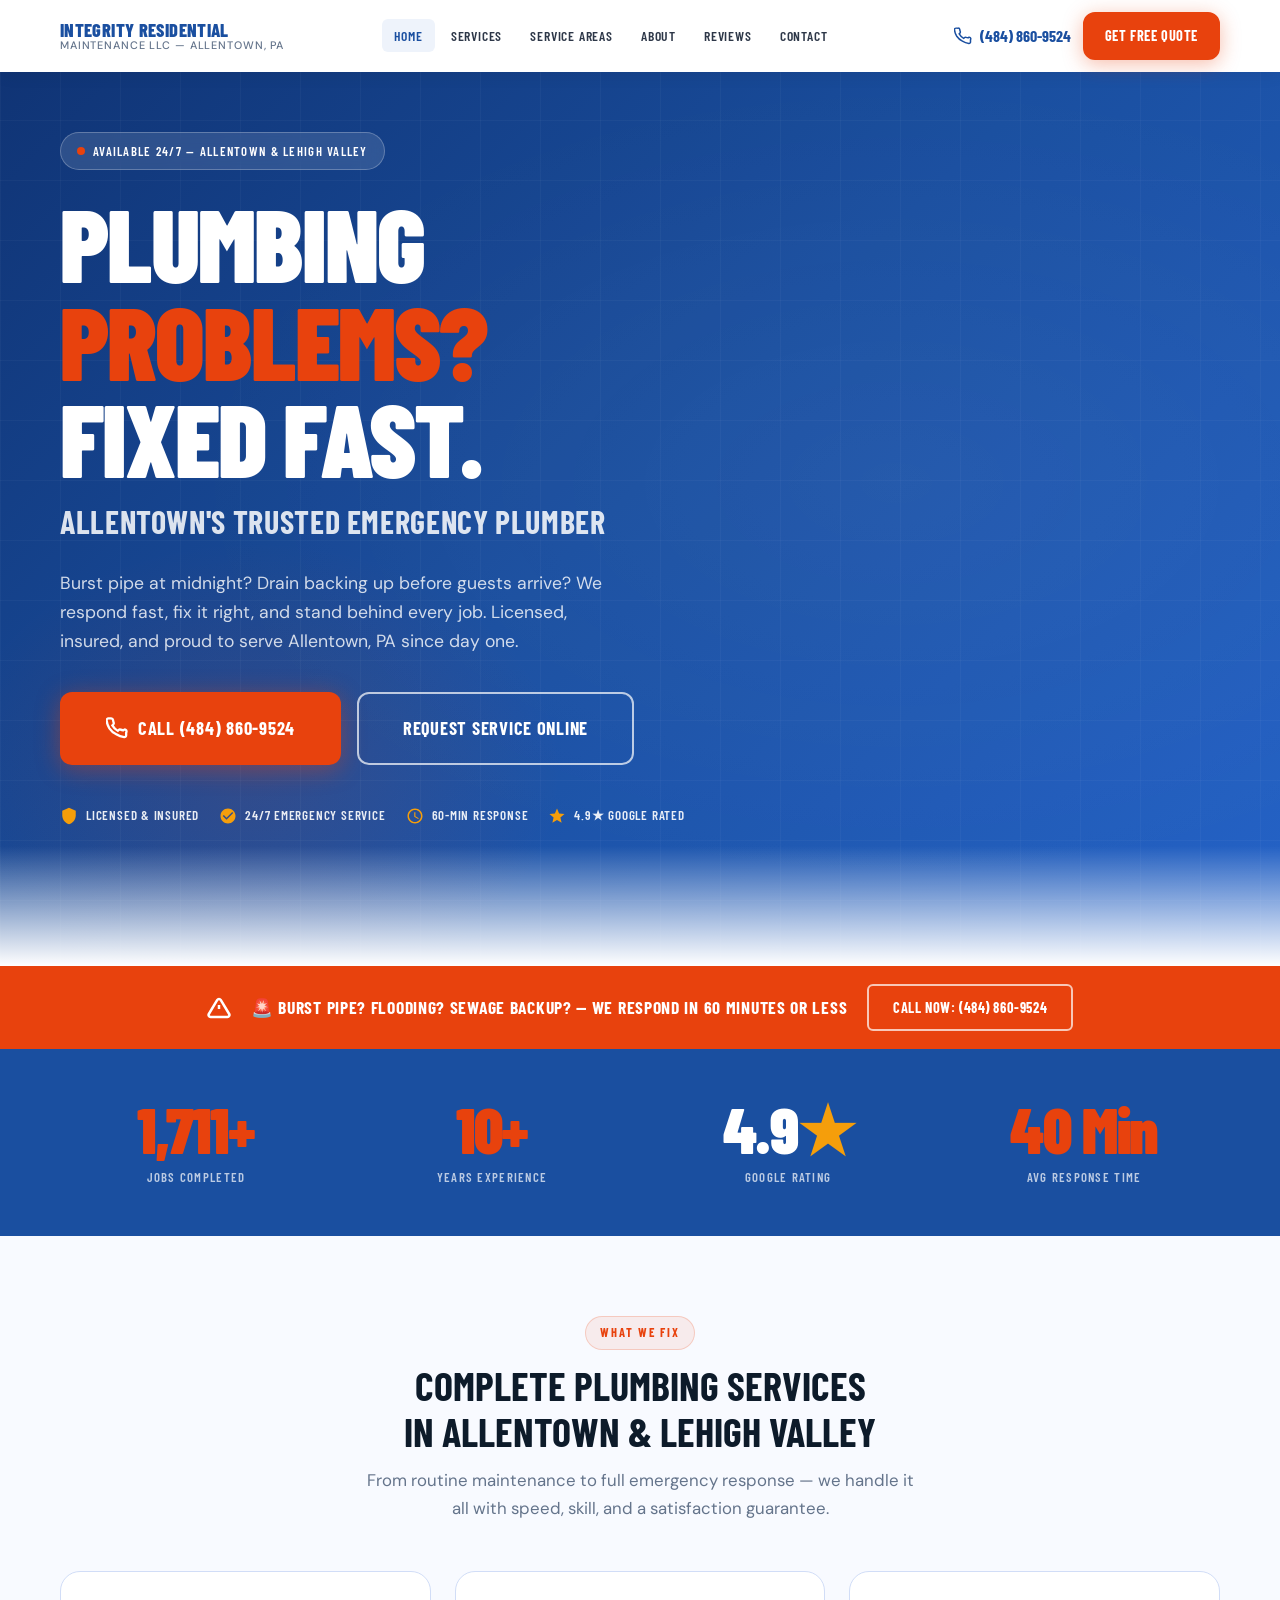
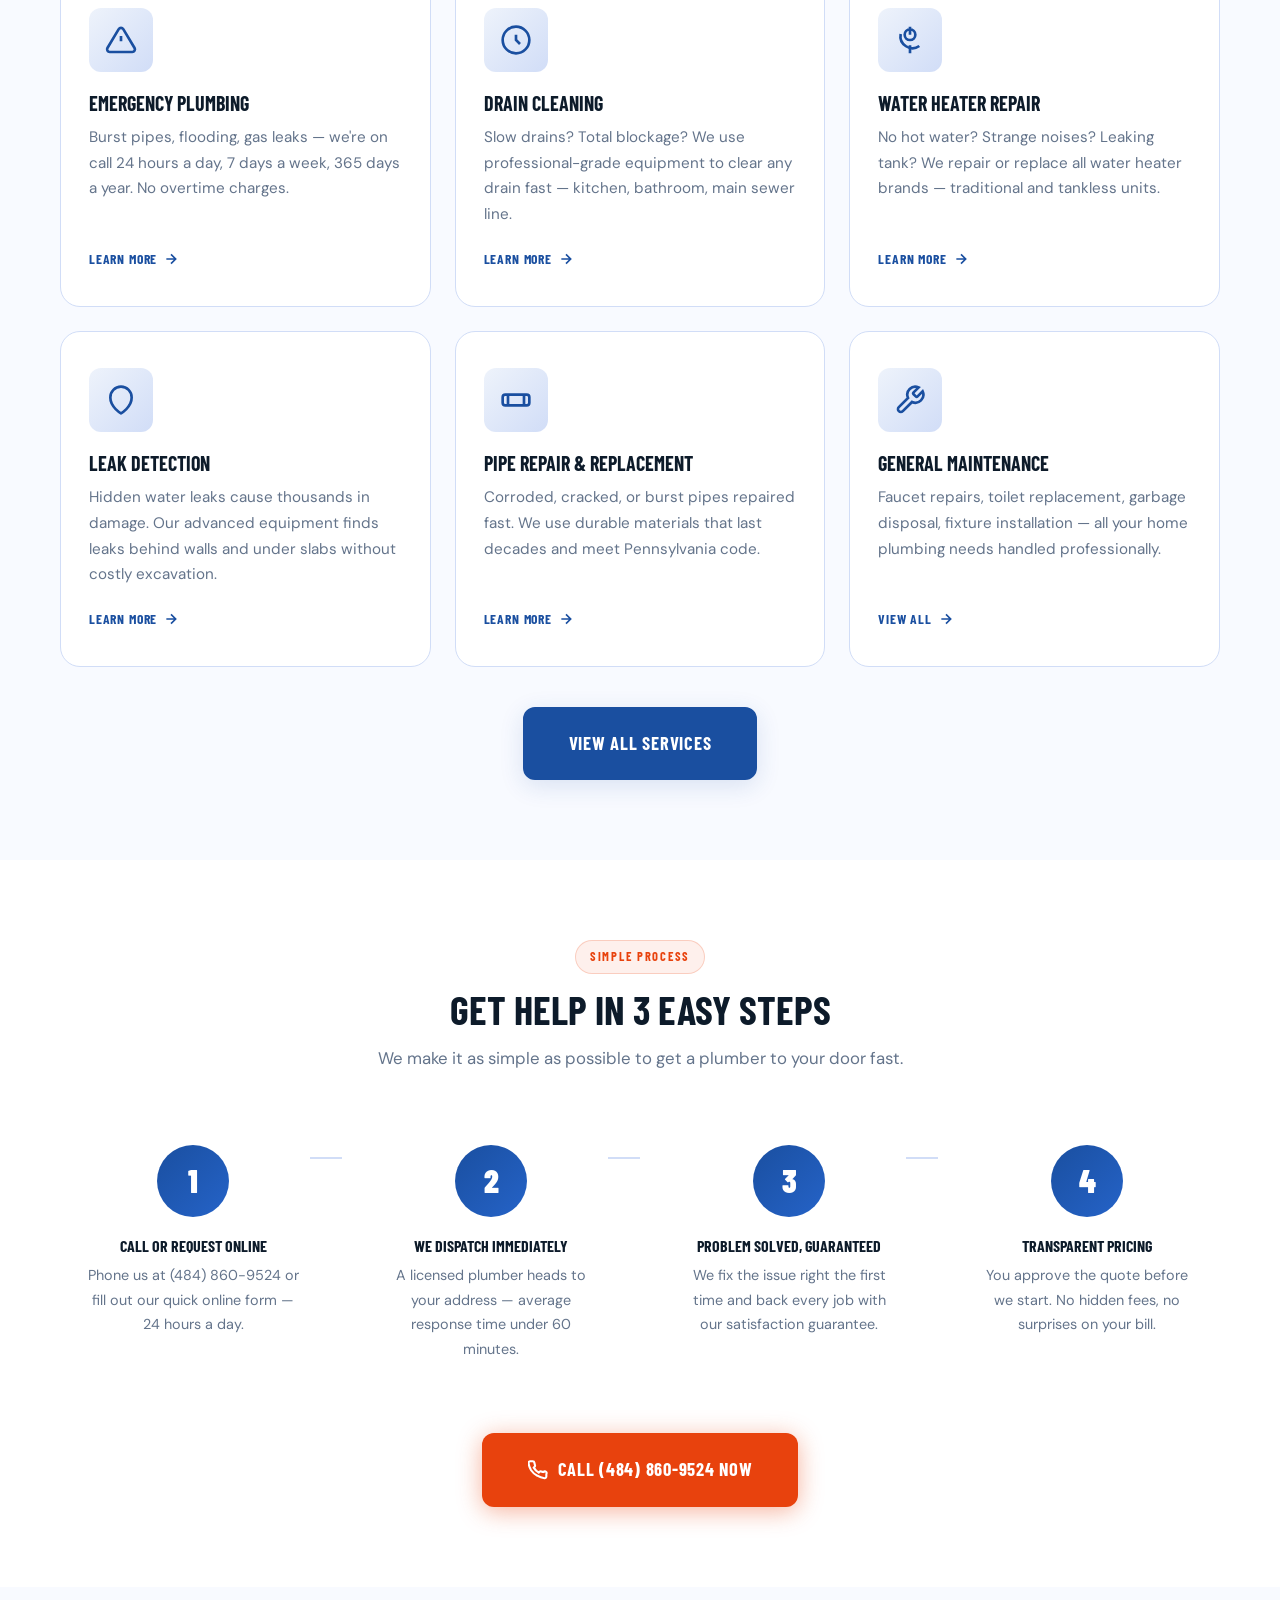
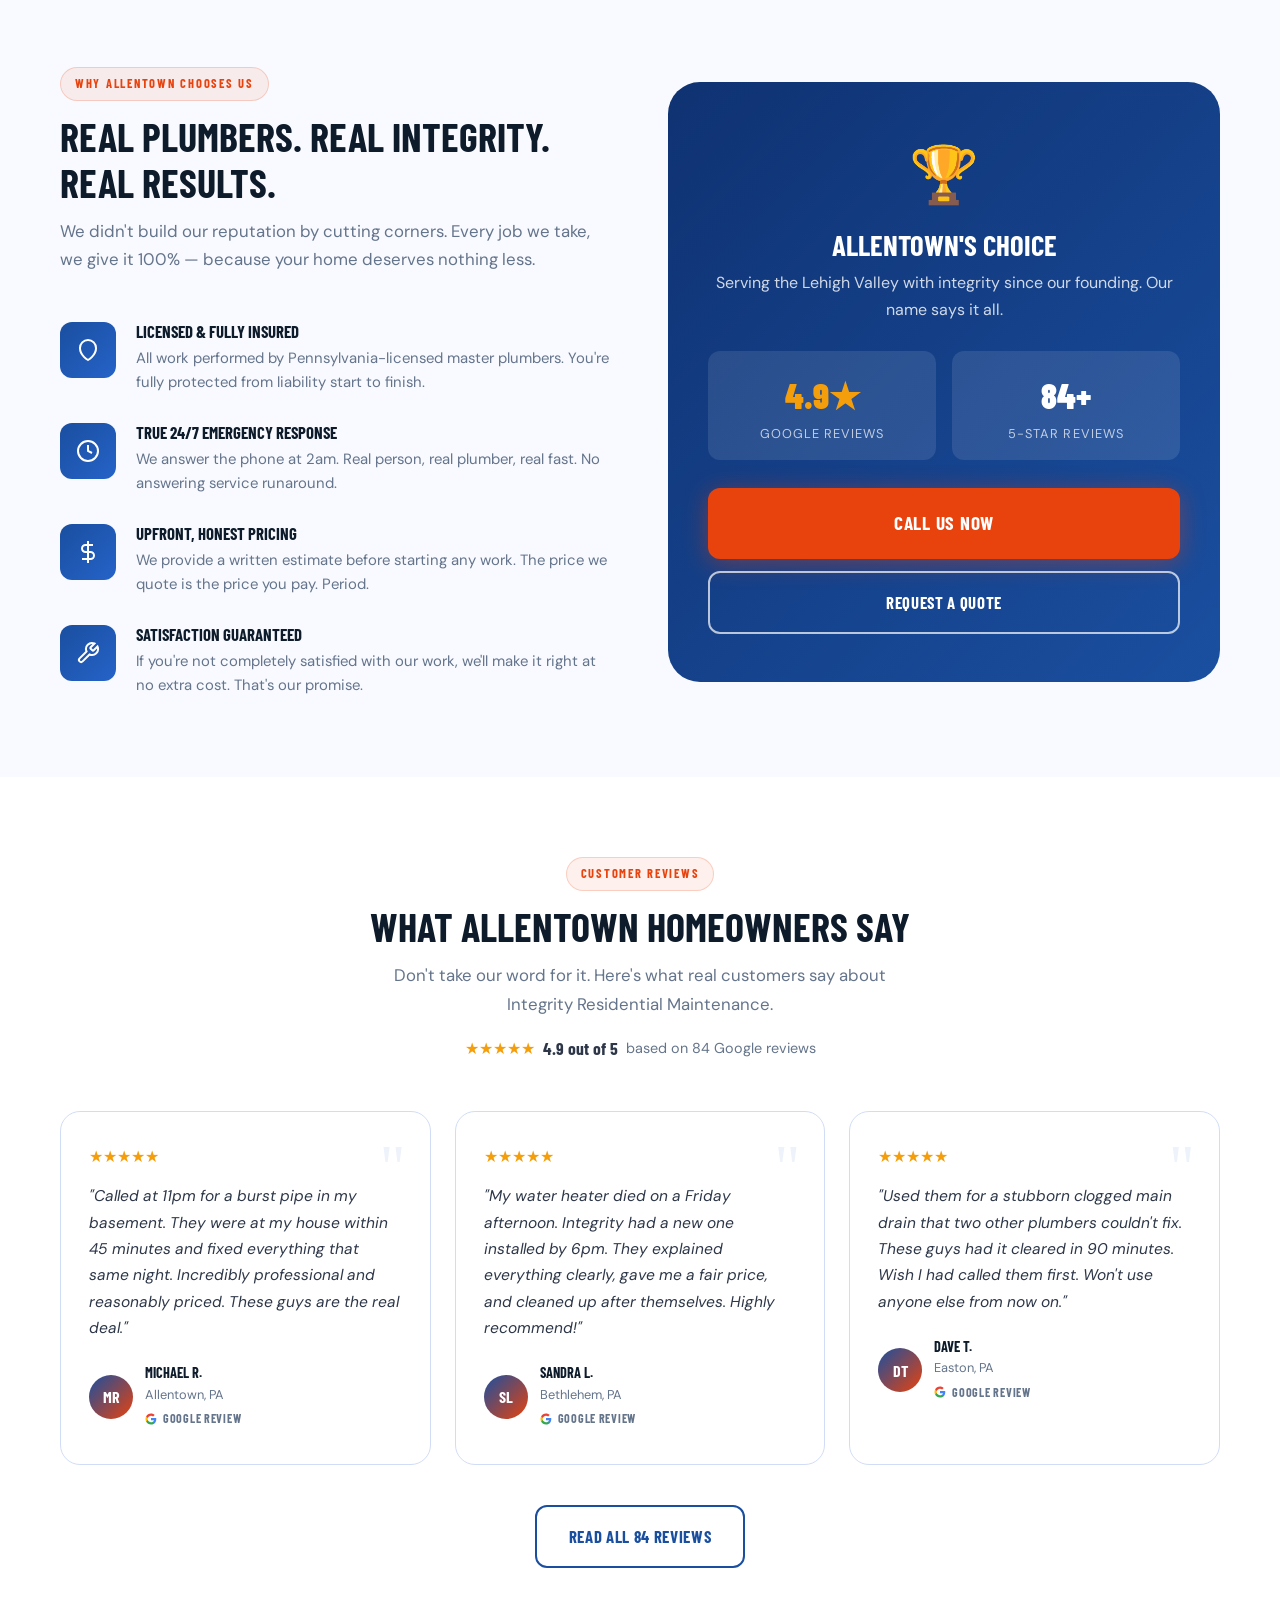
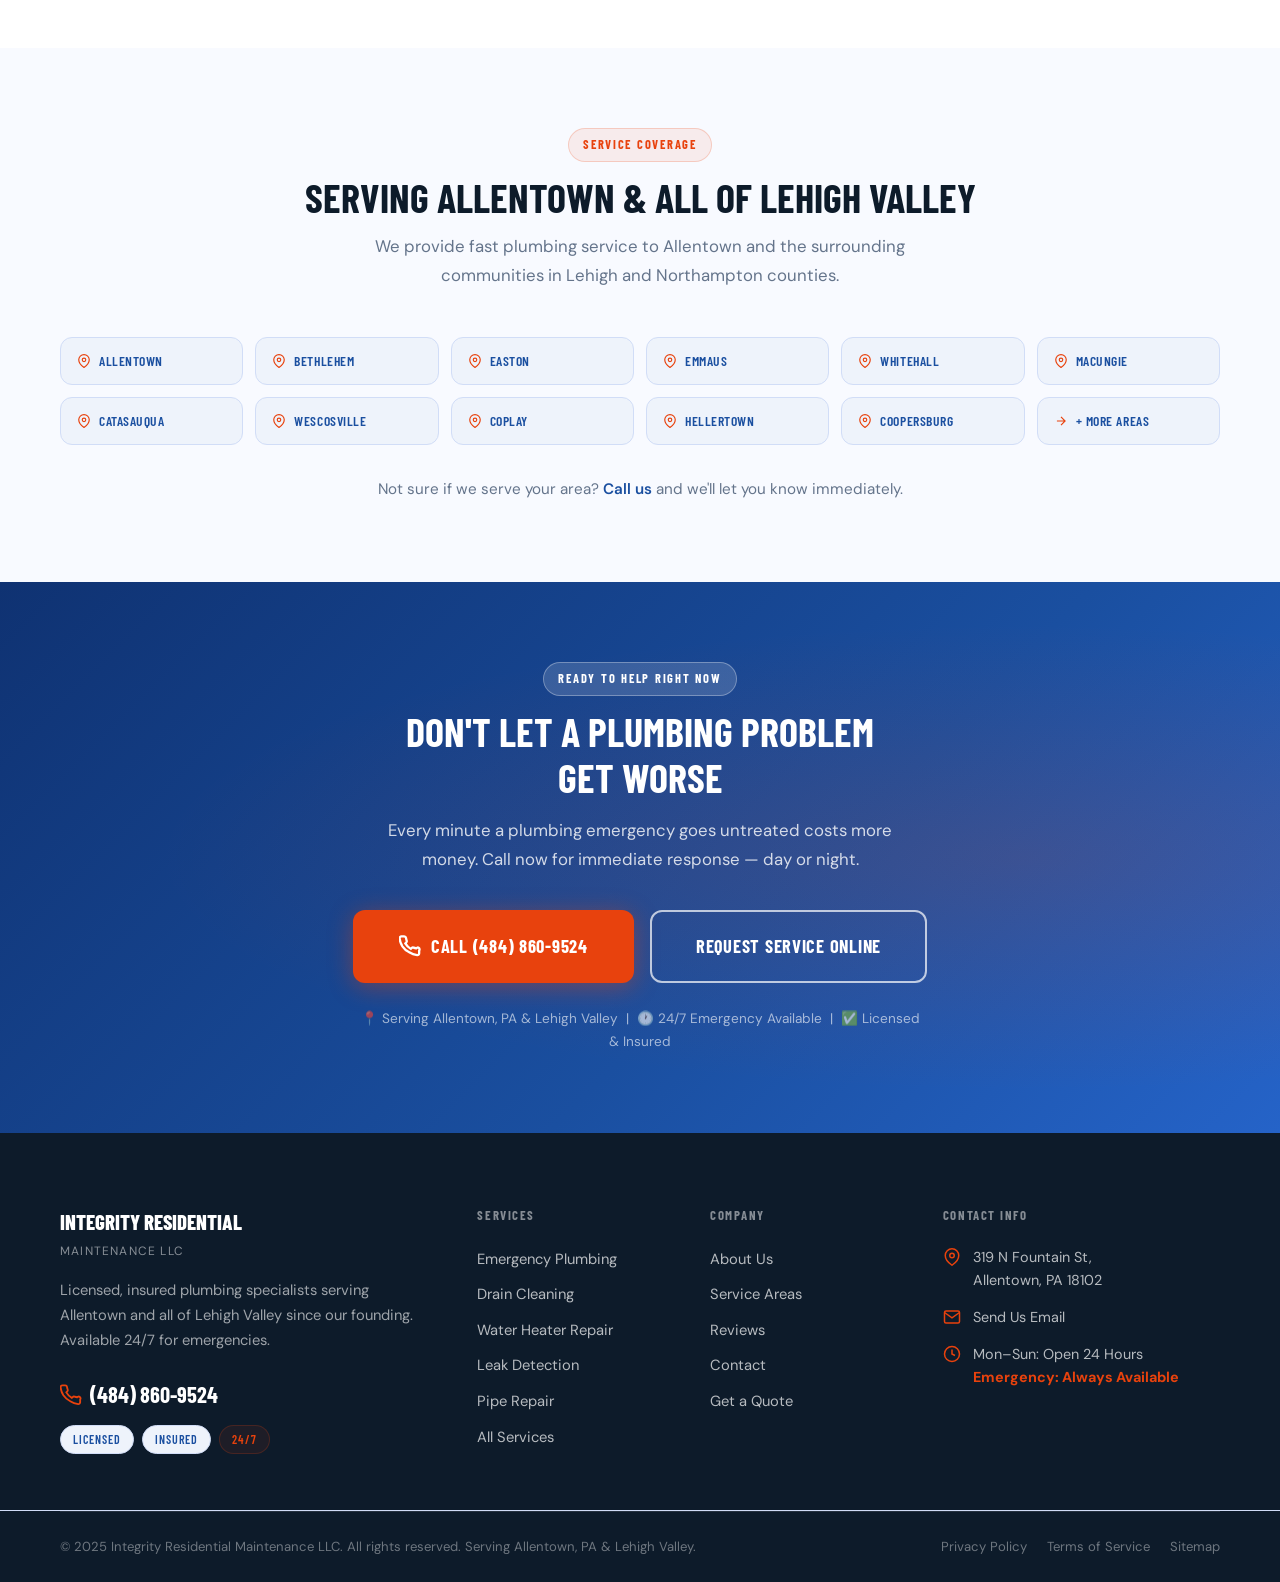
<file: index.html>
<!DOCTYPE html>
<html lang="en">
<head>
  <meta charset="UTF-8">
  <meta name="viewport" content="width=device-width, initial-scale=1.0">
  <title>Plumber Allentown PA | 24/7 Emergency Plumbing | Integrity Residential Maintenance LLC</title>
  <meta name="description" content="Licensed plumber in Allentown, PA. Available 24/7 for emergency plumbing, drain cleaning, water heater repair & more. Call (484) 860-9524 now. Integrity Residential Maintenance LLC.">
  <meta name="keywords" content="plumber Allentown PA, emergency plumber near me, drain cleaning Allentown, water heater repair PA, plumbing service Lehigh Valley">
  <meta name="robots" content="index, follow">
  <meta property="og:title" content="24/7 Emergency Plumber in Allentown, PA | Integrity Residential Maintenance">
  <meta property="og:description" content="Fast, reliable plumbing service in Allentown & surrounding areas. Licensed & insured. Call now: (484) 860-9524">
  <meta property="og:type" content="website">
  <meta property="og:url" content="https://integrityrm.com/">
  <link rel="canonical" href="https://integrityrm.com/">
  <link rel="stylesheet" href="style.css">

  <!-- LocalBusiness JSON-LD Schema -->
  <script type="application/ld+json">
  {
    "@context": "https://schema.org",
    "@type": "Plumber",
    "name": "Integrity Residential Maintenance LLC",
    "image": "https://integrityrm.com/og-image.jpg",
    "url": "https://integrityrm.com",
    "telephone": "+14848609524",
    "email": "fivebrothersgtrading@gmail.com",
    "priceRange": "$$",
    "address": {
      "@type": "PostalAddress",
      "streetAddress": "319 N Fountain St",
      "addressLocality": "Allentown",
      "addressRegion": "PA",
      "postalCode": "18102",
      "addressCountry": "US"
    },
    "geo": {
      "@type": "GeoCoordinates",
      "latitude": 40.6084,
      "longitude": -75.4902
    },
    "openingHoursSpecification": [{
      "@type": "OpeningHoursSpecification",
      "dayOfWeek": ["Monday","Tuesday","Wednesday","Thursday","Friday","Saturday","Sunday"],
      "opens": "00:00",
      "closes": "23:59"
    }],
    "areaServed": [
      {"@type": "City", "name": "Allentown"},
      {"@type": "City", "name": "Bethlehem"},
      {"@type": "City", "name": "Easton"},
      {"@type": "City", "name": "Emmaus"},
      {"@type": "City", "name": "Whitehall"},
      {"@type": "City", "name": "Macungie"},
      {"@type": "City", "name": "Wescosville"},
      {"@type": "City", "name": "Catasauqua"}
    ],
    "sameAs": [],
    "aggregateRating": {
      "@type": "AggregateRating",
      "ratingValue": "4.9",
      "reviewCount": "84"
    }
  }
  </script>
</head>
<body>

<!-- ============================================================
     NAVIGATION
     ============================================================ -->
<nav class="nav" role="navigation" aria-label="Main navigation">
  <div class="container">
    <div class="nav__inner">
      <a href="index.html" class="nav__logo" aria-label="Integrity Residential Maintenance Home">
        <span class="nav__logo-name">Integrity Residential</span>
        <span class="nav__logo-tag">Maintenance LLC — Allentown, PA</span>
      </a>

      <ul class="nav__menu" role="list">
        <li><a href="index.html" class="nav__link">Home</a></li>
        <li><a href="services.html" class="nav__link">Services</a></li>
        <li><a href="service-areas.html" class="nav__link">Service Areas</a></li>
        <li><a href="about.html" class="nav__link">About</a></li>
        <li><a href="reviews.html" class="nav__link">Reviews</a></li>
        <li><a href="contact.html" class="nav__link">Contact</a></li>
      </ul>

      <div class="nav__cta">
        <a href="tel:+14848609524" class="nav__phone" aria-label="Call us">
          <svg width="18" height="18" fill="none" stroke="currentColor" stroke-width="2" viewBox="0 0 24 24" aria-hidden="true"><path d="M22 16.92v3a2 2 0 01-2.18 2 19.79 19.79 0 01-8.63-3.07A19.5 19.5 0 013.7 12.3 19.79 19.79 0 01.67 3.7 2 2 0 012.65 1.5h3a2 2 0 012 1.72 12.84 12.84 0 00.7 2.81 2 2 0 01-.45 2.11L6.91 9.14a16 16 0 006 6l.92-.92a2 2 0 012.11-.45 12.84 12.84 0 002.81.7A2 2 0 0122 16.92z"/></svg>
          (484) 860-9524
        </a>
        <a href="contact.html" class="btn btn-primary btn-sm">Get Free Quote</a>
      </div>

      <button class="nav__toggle" aria-label="Toggle menu" aria-expanded="false">
        <span></span><span></span><span></span>
      </button>
    </div>
  </div>

  <!-- Mobile Drawer -->
  <div class="nav__drawer" role="dialog" aria-label="Mobile menu">
    <a href="index.html" class="nav__link">Home</a>
    <a href="services.html" class="nav__link">Services</a>
    <a href="service-emergency-plumbing.html" class="nav__link">🚨 Emergency Plumbing</a>
    <a href="service-drain-cleaning.html" class="nav__link">Drain Cleaning</a>
    <a href="service-water-heater.html" class="nav__link">Water Heater Repair</a>
    <a href="service-areas.html" class="nav__link">Service Areas</a>
    <a href="about.html" class="nav__link">About</a>
    <a href="reviews.html" class="nav__link">Reviews</a>
    <a href="contact.html" class="nav__link">Contact</a>
    <a href="tel:+14848609524" class="btn btn-primary" style="margin-top:16px; text-align:center;">
      <svg width="18" height="18" fill="none" stroke="currentColor" stroke-width="2" viewBox="0 0 24 24"><path d="M22 16.92v3a2 2 0 01-2.18 2 19.79 19.79 0 01-8.63-3.07A19.5 19.5 0 013.7 12.3 19.79 19.79 0 01.67 3.7 2 2 0 012.65 1.5h3a2 2 0 012 1.72 12.84 12.84 0 00.7 2.81 2 2 0 01-.45 2.11L6.91 9.14a16 16 0 006 6l.92-.92a2 2 0 012.11-.45 12.84 12.84 0 002.81.7A2 2 0 0122 16.92z"/></svg>
      Call (484) 860-9524
    </a>
  </div>
</nav>


<!-- ============================================================
     HERO SECTION — Above The Fold
     ============================================================ -->
<section class="hero" aria-label="Hero section">
  <div class="hero__grid" aria-hidden="true"></div>

  <div class="hero__content">
    <div class="container">
      <div class="hero__text">
        <div class="hero__badge" aria-label="Live availability">
          <span class="hero__badge-dot" aria-hidden="true"></span>
          Available 24/7 — Allentown & Lehigh Valley
        </div>

        <h1 class="hero__headline">
          Plumbing
          <em>Problems?</em>
          Fixed Fast.
        </h1>

        <p class="hero__subheadline">Allentown's Trusted Emergency Plumber</p>

        <p class="hero__desc">
          Burst pipe at midnight? Drain backing up before guests arrive? We respond fast, fix it right, and stand behind every job. Licensed, insured, and proud to serve Allentown, PA since day one.
        </p>

        <div class="hero__ctas">
          <a href="tel:+14848609524" class="btn btn-call btn-lg" aria-label="Call us now">
            <svg width="22" height="22" fill="none" stroke="currentColor" stroke-width="2.5" viewBox="0 0 24 24" aria-hidden="true"><path d="M22 16.92v3a2 2 0 01-2.18 2 19.79 19.79 0 01-8.63-3.07A19.5 19.5 0 013.7 12.3 19.79 19.79 0 01.67 3.7 2 2 0 012.65 1.5h3a2 2 0 012 1.72 12.84 12.84 0 00.7 2.81 2 2 0 01-.45 2.11L6.91 9.14a16 16 0 006 6l.92-.92a2 2 0 012.11-.45 12.84 12.84 0 002.81.7A2 2 0 0122 16.92z"/></svg>
            Call (484) 860-9524
          </a>
          <a href="contact.html" class="btn btn-outline btn-lg">Request Service Online</a>
        </div>

        <div class="hero__trust" role="list" aria-label="Trust credentials">
          <div class="trust-badge" role="listitem">
            <svg width="18" height="18" fill="currentColor" viewBox="0 0 24 24" aria-hidden="true"><path d="M12 1L3 5v6c0 5.55 3.84 10.74 9 12 5.16-1.26 9-6.45 9-12V5l-9-4z"/></svg>
            Licensed & Insured
          </div>
          <div class="trust-badge" role="listitem">
            <svg width="18" height="18" fill="currentColor" viewBox="0 0 24 24" aria-hidden="true"><path d="M12 2C6.48 2 2 6.48 2 12s4.48 10 10 10 10-4.48 10-10S17.52 2 12 2zm-2 15l-5-5 1.41-1.41L10 14.17l7.59-7.59L19 8l-9 9z"/></svg>
            24/7 Emergency Service
          </div>
          <div class="trust-badge" role="listitem">
            <svg width="18" height="18" fill="currentColor" viewBox="0 0 24 24" aria-hidden="true"><path d="M11.99 2C6.47 2 2 6.48 2 12s4.47 10 9.99 10C17.52 22 22 17.52 22 12S17.52 2 11.99 2zM12 20c-4.42 0-8-3.58-8-8s3.58-8 8-8 8 3.58 8 8-3.58 8-8 8zm.5-13H11v6l5.25 3.15.75-1.23-4.5-2.67V7z"/></svg>
            60-Min Response
          </div>
          <div class="trust-badge" role="listitem">
            <svg width="18" height="18" fill="currentColor" viewBox="0 0 24 24" aria-hidden="true"><path d="M12 17.27L18.18 21l-1.64-7.03L22 9.24l-7.19-.61L12 2 9.19 8.63 2 9.24l5.46 4.73L5.82 21z"/></svg>
            4.9★ Google Rated
          </div>
        </div>
      </div>
    </div>
  </div>
</section>


<!-- ============================================================
     EMERGENCY STRIP
     ============================================================ -->
<div class="emergency-strip" role="banner" aria-label="Emergency plumbing services">
  <div class="container">
    <div class="emergency-strip__inner">
      <svg width="24" height="24" fill="none" stroke="currentColor" stroke-width="2.5" viewBox="0 0 24 24" aria-hidden="true" style="color:white;flex-shrink:0"><path d="M10.29 3.86L1.82 18a2 2 0 001.71 3h16.94a2 2 0 001.71-3L13.71 3.86a2 2 0 00-3.42 0z"/><line x1="12" y1="9" x2="12" y2="13"/><line x1="12" y1="17" x2="12.01" y2="17"/></svg>
      <p class="emergency-strip__text">🚨 Burst Pipe? Flooding? Sewage Backup? — We Respond in 60 Minutes or Less</p>
      <a href="tel:+14848609524" class="btn btn-outline">Call Now: (484) 860-9524</a>
    </div>
  </div>
</div>


<!-- ============================================================
     STATS BAR
     ============================================================ -->
<section class="stats-bar" aria-label="Company statistics">
  <div class="container">
    <div class="stats-grid">
      <div class="stat-item fade-in">
        <div class="stat-item__number"><span data-target="2500" data-suffix="+">2500+</span></div>
        <div class="stat-item__label">Jobs Completed</div>
      </div>
      <div class="stat-item fade-in">
        <div class="stat-item__number"><span data-target="15" data-suffix="+">15+</span></div>
        <div class="stat-item__label">Years Experience</div>
      </div>
      <div class="stat-item fade-in">
        <div class="stat-item__number">4.9<span style="color:var(--brand-gold)">★</span></div>
        <div class="stat-item__label">Google Rating</div>
      </div>
      <div class="stat-item fade-in">
        <div class="stat-item__number"><span data-target="60" data-suffix=" Min">60 Min</span></div>
        <div class="stat-item__label">Avg Response Time</div>
      </div>
    </div>
  </div>
</section>


<!-- ============================================================
     SERVICES SECTION
     ============================================================ -->
<section class="section bg-surface" aria-labelledby="services-heading">
  <div class="container">
    <div class="section-header section-header--center">
      <span class="section-eyebrow">What We Fix</span>
      <h2 id="services-heading">Complete Plumbing Services<br>In Allentown & Lehigh Valley</h2>
      <p>From routine maintenance to full emergency response — we handle it all with speed, skill, and a satisfaction guarantee.</p>
    </div>

    <div class="services-grid">
      <!-- Emergency -->
      <article class="service-card fade-in" itemscope itemtype="https://schema.org/Service">
        <div class="service-card__icon" aria-hidden="true">
          <svg width="32" height="32" fill="none" stroke="currentColor" stroke-width="2" viewBox="0 0 24 24"><path d="M10.29 3.86L1.82 18a2 2 0 001.71 3h16.94a2 2 0 001.71-3L13.71 3.86a2 2 0 00-3.42 0z"/><line x1="12" y1="9" x2="12" y2="13"/><line x1="12" y1="17" x2="12.01" y2="17"/></svg>
        </div>
        <h3 itemprop="name">Emergency Plumbing</h3>
        <p itemprop="description">Burst pipes, flooding, gas leaks — we're on call 24 hours a day, 7 days a week, 365 days a year. No overtime charges.</p>
        <a href="service-emergency-plumbing.html" class="service-card__link" aria-label="Learn more about emergency plumbing">
          Learn More <svg width="16" height="16" fill="none" stroke="currentColor" stroke-width="2.5" viewBox="0 0 24 24" aria-hidden="true"><path d="M5 12h14M12 5l7 7-7 7"/></svg>
        </a>
      </article>

      <!-- Drain Cleaning -->
      <article class="service-card fade-in" itemscope itemtype="https://schema.org/Service">
        <div class="service-card__icon" aria-hidden="true">
          <svg width="32" height="32" fill="none" stroke="currentColor" stroke-width="2" viewBox="0 0 24 24"><circle cx="12" cy="12" r="10"/><path d="M12 8v4l3 3"/></svg>
        </div>
        <h3 itemprop="name">Drain Cleaning</h3>
        <p itemprop="description">Slow drains? Total blockage? We use professional-grade equipment to clear any drain fast — kitchen, bathroom, main sewer line.</p>
        <a href="service-drain-cleaning.html" class="service-card__link" aria-label="Learn more about drain cleaning">
          Learn More <svg width="16" height="16" fill="none" stroke="currentColor" stroke-width="2.5" viewBox="0 0 24 24" aria-hidden="true"><path d="M5 12h14M12 5l7 7-7 7"/></svg>
        </a>
      </article>

      <!-- Water Heater -->
      <article class="service-card fade-in" itemscope itemtype="https://schema.org/Service">
        <div class="service-card__icon" aria-hidden="true">
          <svg width="32" height="32" fill="none" stroke="currentColor" stroke-width="2" viewBox="0 0 24 24"><path d="M12 2v6M12 22v-6M12 12a4 4 0 100-8 4 4 0 000 8z"/><path d="M5 7.5A9 9 0 0019 16.5"/></svg>
        </div>
        <h3 itemprop="name">Water Heater Repair</h3>
        <p itemprop="description">No hot water? Strange noises? Leaking tank? We repair or replace all water heater brands — traditional and tankless units.</p>
        <a href="service-water-heater.html" class="service-card__link" aria-label="Learn more about water heater repair">
          Learn More <svg width="16" height="16" fill="none" stroke="currentColor" stroke-width="2.5" viewBox="0 0 24 24" aria-hidden="true"><path d="M5 12h14M12 5l7 7-7 7"/></svg>
        </a>
      </article>

      <!-- Leak Detection -->
      <article class="service-card fade-in" itemscope itemtype="https://schema.org/Service">
        <div class="service-card__icon" aria-hidden="true">
          <svg width="32" height="32" fill="none" stroke="currentColor" stroke-width="2" viewBox="0 0 24 24"><path d="M12 22s8-4.5 8-11.8A8 8 0 0012 2a8 8 0 00-8 8.2C4 17.5 12 22 12 22z"/></svg>
        </div>
        <h3 itemprop="name">Leak Detection</h3>
        <p itemprop="description">Hidden water leaks cause thousands in damage. Our advanced equipment finds leaks behind walls and under slabs without costly excavation.</p>
        <a href="service-leak-detection.html" class="service-card__link" aria-label="Learn more about leak detection">
          Learn More <svg width="16" height="16" fill="none" stroke="currentColor" stroke-width="2.5" viewBox="0 0 24 24" aria-hidden="true"><path d="M5 12h14M12 5l7 7-7 7"/></svg>
        </a>
      </article>

      <!-- Pipe Repair -->
      <article class="service-card fade-in" itemscope itemtype="https://schema.org/Service">
        <div class="service-card__icon" aria-hidden="true">
          <svg width="32" height="32" fill="none" stroke="currentColor" stroke-width="2" viewBox="0 0 24 24"><rect x="2" y="8" width="20" height="8" rx="2"/><line x1="6" y1="8" x2="6" y2="16"/><line x1="18" y1="8" x2="18" y2="16"/></svg>
        </div>
        <h3 itemprop="name">Pipe Repair & Replacement</h3>
        <p itemprop="description">Corroded, cracked, or burst pipes repaired fast. We use durable materials that last decades and meet Pennsylvania code.</p>
        <a href="service-pipe-repair.html" class="service-card__link" aria-label="Learn more about pipe repair">
          Learn More <svg width="16" height="16" fill="none" stroke="currentColor" stroke-width="2.5" viewBox="0 0 24 24" aria-hidden="true"><path d="M5 12h14M12 5l7 7-7 7"/></svg>
        </a>
      </article>

      <!-- General Maintenance -->
      <article class="service-card fade-in" itemscope itemtype="https://schema.org/Service">
        <div class="service-card__icon" aria-hidden="true">
          <svg width="32" height="32" fill="none" stroke="currentColor" stroke-width="2" viewBox="0 0 24 24"><path d="M14.7 6.3a1 1 0 000 1.4l1.6 1.6a1 1 0 001.4 0l3.77-3.77a6 6 0 01-7.94 7.94l-6.91 6.91a2.12 2.12 0 01-3-3l6.91-6.91a6 6 0 017.94-7.94l-3.77 3.77z"/></svg>
        </div>
        <h3 itemprop="name">General Maintenance</h3>
        <p itemprop="description">Faucet repairs, toilet replacement, garbage disposal, fixture installation — all your home plumbing needs handled professionally.</p>
        <a href="services.html" class="service-card__link" aria-label="View all services">
          View All <svg width="16" height="16" fill="none" stroke="currentColor" stroke-width="2.5" viewBox="0 0 24 24" aria-hidden="true"><path d="M5 12h14M12 5l7 7-7 7"/></svg>
        </a>
      </article>
    </div>

    <div style="text-align:center; margin-top:40px;">
      <a href="services.html" class="btn btn-secondary btn-lg">View All Services</a>
    </div>
  </div>
</section>


<!-- ============================================================
     HOW IT WORKS
     ============================================================ -->
<section class="section" aria-labelledby="process-heading">
  <div class="container">
    <div class="section-header section-header--center">
      <span class="section-eyebrow">Simple Process</span>
      <h2 id="process-heading">Get Help in 3 Easy Steps</h2>
      <p>We make it as simple as possible to get a plumber to your door fast.</p>
    </div>
    <div class="process-steps">
      <div class="process-step fade-in">
        <div class="process-step__number">1</div>
        <h4>Call or Request Online</h4>
        <p>Phone us at (484) 860-9524 or fill out our quick online form — 24 hours a day.</p>
      </div>
      <div class="process-step fade-in">
        <div class="process-step__number">2</div>
        <h4>We Dispatch Immediately</h4>
        <p>A licensed plumber heads to your address — average response time under 60 minutes.</p>
      </div>
      <div class="process-step fade-in">
        <div class="process-step__number">3</div>
        <h4>Problem Solved, Guaranteed</h4>
        <p>We fix the issue right the first time and back every job with our satisfaction guarantee.</p>
      </div>
      <div class="process-step fade-in">
        <div class="process-step__number">4</div>
        <h4>Transparent Pricing</h4>
        <p>You approve the quote before we start. No hidden fees, no surprises on your bill.</p>
      </div>
    </div>
    <div style="text-align:center; margin-top:48px;">
      <a href="tel:+14848609524" class="btn btn-call btn-lg">
        <svg width="20" height="20" fill="none" stroke="currentColor" stroke-width="2.5" viewBox="0 0 24 24" aria-hidden="true"><path d="M22 16.92v3a2 2 0 01-2.18 2 19.79 19.79 0 01-8.63-3.07A19.5 19.5 0 013.7 12.3 19.79 19.79 0 01.67 3.7 2 2 0 012.65 1.5h3a2 2 0 012 1.72 12.84 12.84 0 00.7 2.81 2 2 0 01-.45 2.11L6.91 9.14a16 16 0 006 6l.92-.92a2 2 0 012.11-.45 12.84 12.84 0 002.81.7A2 2 0 0122 16.92z"/></svg>
        Call (484) 860-9524 Now
      </a>
    </div>
  </div>
</section>


<!-- ============================================================
     WHY CHOOSE US
     ============================================================ -->
<section class="section bg-surface" aria-labelledby="why-heading">
  <div class="container">
    <div class="grid grid--2" style="align-items:center; gap:56px;">
      <div>
        <div class="section-header">
          <span class="section-eyebrow">Why Allentown Chooses Us</span>
          <h2 id="why-heading">Real Plumbers. Real Integrity. Real Results.</h2>
          <p>We didn't build our reputation by cutting corners. Every job we take, we give it 100% — because your home deserves nothing less.</p>
        </div>
        <div style="display:flex; flex-direction:column; gap:28px;">
          <div class="feature-block fade-in">
            <div class="feature-block__icon" aria-hidden="true">
              <svg width="24" height="24" fill="none" stroke="currentColor" stroke-width="2" viewBox="0 0 24 24"><path d="M12 22s8-4.5 8-11.8A8 8 0 0012 2a8 8 0 00-8 8.2C4 17.5 12 22 12 22z"/></svg>
            </div>
            <div class="feature-block__text">
              <h4>Licensed & Fully Insured</h4>
              <p>All work performed by Pennsylvania-licensed master plumbers. You're fully protected from liability start to finish.</p>
            </div>
          </div>
          <div class="feature-block fade-in">
            <div class="feature-block__icon" aria-hidden="true">
              <svg width="24" height="24" fill="none" stroke="currentColor" stroke-width="2" viewBox="0 0 24 24"><circle cx="12" cy="12" r="10"/><path d="M12 6v6l4 2"/></svg>
            </div>
            <div class="feature-block__text">
              <h4>True 24/7 Emergency Response</h4>
              <p>We answer the phone at 2am. Real person, real plumber, real fast. No answering service runaround.</p>
            </div>
          </div>
          <div class="feature-block fade-in">
            <div class="feature-block__icon" aria-hidden="true">
              <svg width="24" height="24" fill="none" stroke="currentColor" stroke-width="2" viewBox="0 0 24 24"><path d="M12 1v22M17 5H9.5a3.5 3.5 0 000 7h5a3.5 3.5 0 010 7H6"/></svg>
            </div>
            <div class="feature-block__text">
              <h4>Upfront, Honest Pricing</h4>
              <p>We provide a written estimate before starting any work. The price we quote is the price you pay. Period.</p>
            </div>
          </div>
          <div class="feature-block fade-in">
            <div class="feature-block__icon" aria-hidden="true">
              <svg width="24" height="24" fill="none" stroke="currentColor" stroke-width="2" viewBox="0 0 24 24"><path d="M14.7 6.3a1 1 0 000 1.4l1.6 1.6a1 1 0 001.4 0l3.77-3.77a6 6 0 01-7.94 7.94l-6.91 6.91a2.12 2.12 0 01-3-3l6.91-6.91a6 6 0 017.94-7.94l-3.77 3.77z"/></svg>
            </div>
            <div class="feature-block__text">
              <h4>Satisfaction Guaranteed</h4>
              <p>If you're not completely satisfied with our work, we'll make it right at no extra cost. That's our promise.</p>
            </div>
          </div>
        </div>
      </div>
      <div class="fade-in">
        <div style="background: linear-gradient(135deg, var(--brand-primary-dark), var(--brand-primary)); border-radius: var(--radius-xl); padding: 48px 40px; color: white; text-align:center;">
          <div style="font-size:3.5rem; margin-bottom:8px;">🏆</div>
          <h3 style="color:white; font-size:1.8rem; margin-bottom:8px;">Allentown's Choice</h3>
          <p style="color:rgba(255,255,255,0.8); margin-bottom:28px;">Serving the Lehigh Valley with integrity since our founding. Our name says it all.</p>
          <div style="display:grid; grid-template-columns:1fr 1fr; gap:16px; margin-bottom:28px;">
            <div style="background:rgba(255,255,255,0.1); border-radius:12px; padding:16px;">
              <div style="font-family:var(--font-display); font-size:2.2rem; font-weight:900; color:var(--brand-gold);">4.9★</div>
              <div style="font-size:0.8rem; color:rgba(255,255,255,0.7); text-transform:uppercase; letter-spacing:0.08em;">Google Reviews</div>
            </div>
            <div style="background:rgba(255,255,255,0.1); border-radius:12px; padding:16px;">
              <div style="font-family:var(--font-display); font-size:2.2rem; font-weight:900; color:white;">84+</div>
              <div style="font-size:0.8rem; color:rgba(255,255,255,0.7); text-transform:uppercase; letter-spacing:0.08em;">5-Star Reviews</div>
            </div>
          </div>
          <a href="tel:+14848609524" class="btn btn-call btn-full">Call Us Now</a>
          <a href="contact.html" class="btn btn-outline btn-full" style="margin-top:12px;">Request a Quote</a>
        </div>
      </div>
    </div>
  </div>
</section>


<!-- ============================================================
     REVIEWS SECTION
     ============================================================ -->
<section class="section" aria-labelledby="reviews-heading">
  <div class="container">
    <div class="section-header section-header--center">
      <span class="section-eyebrow">Customer Reviews</span>
      <h2 id="reviews-heading">What Allentown Homeowners Say</h2>
      <p>Don't take our word for it. Here's what real customers say about Integrity Residential Maintenance.</p>
      <div style="display:flex; align-items:center; justify-content:center; gap:8px; margin-top:16px; flex-wrap:wrap;">
        <div style="display:flex; gap:3px; color:var(--brand-gold);">★★★★★</div>
        <strong style="font-family:var(--font-display); font-size:1.1rem;">4.9 out of 5</strong>
        <span style="color:var(--text-muted); font-size:0.9rem;">based on 84 Google reviews</span>
      </div>
    </div>

    <div class="reviews-grid">
      <article class="review-card fade-in" itemscope itemtype="https://schema.org/Review">
        <div class="review-card__quote" aria-hidden="true">"</div>
        <div class="review-card__stars" aria-label="5 out of 5 stars">★★★★★</div>
        <p itemprop="reviewBody">"Called at 11pm for a burst pipe in my basement. They were at my house within 45 minutes and fixed everything that same night. Incredibly professional and reasonably priced. These guys are the real deal."</p>
        <div class="review-card__author">
          <div class="review-card__avatar" aria-hidden="true">MR</div>
          <div>
            <div class="review-card__name" itemprop="author">Michael R.</div>
            <div class="review-card__location">Allentown, PA</div>
            <div class="google-badge">
              <svg width="12" height="12" viewBox="0 0 24 24" fill="#4285f4" aria-hidden="true"><path d="M22.56 12.25c0-.78-.07-1.53-.2-2.25H12v4.26h5.92c-.26 1.37-1.04 2.53-2.21 3.31v2.77h3.57c2.08-1.92 3.28-4.74 3.28-8.09z"/><path d="M12 23c2.97 0 5.46-.98 7.28-2.66l-3.57-2.77c-.98.66-2.23 1.06-3.71 1.06-2.86 0-5.29-1.93-6.16-4.53H2.18v2.84C3.99 20.53 7.7 23 12 23z" fill="#34a853"/><path d="M5.84 14.09c-.22-.66-.35-1.36-.35-2.09s.13-1.43.35-2.09V7.07H2.18C1.43 8.55 1 10.22 1 12s.43 3.45 1.18 4.93l2.85-2.22.81-.62z" fill="#fbbc05"/><path d="M12 5.38c1.62 0 3.06.56 4.21 1.64l3.15-3.15C17.45 2.09 14.97 1 12 1 7.7 1 3.99 3.47 2.18 7.07l3.66 2.84c.87-2.6 3.3-4.53 6.16-4.53z" fill="#ea4335"/></svg>
              Google Review
            </div>
          </div>
        </div>
      </article>

      <article class="review-card fade-in" itemscope itemtype="https://schema.org/Review">
        <div class="review-card__quote" aria-hidden="true">"</div>
        <div class="review-card__stars" aria-label="5 out of 5 stars">★★★★★</div>
        <p itemprop="reviewBody">"My water heater died on a Friday afternoon. Integrity had a new one installed by 6pm. They explained everything clearly, gave me a fair price, and cleaned up after themselves. Highly recommend!"</p>
        <div class="review-card__author">
          <div class="review-card__avatar" aria-hidden="true">SL</div>
          <div>
            <div class="review-card__name" itemprop="author">Sandra L.</div>
            <div class="review-card__location">Bethlehem, PA</div>
            <div class="google-badge">
              <svg width="12" height="12" viewBox="0 0 24 24" fill="#4285f4" aria-hidden="true"><path d="M22.56 12.25c0-.78-.07-1.53-.2-2.25H12v4.26h5.92c-.26 1.37-1.04 2.53-2.21 3.31v2.77h3.57c2.08-1.92 3.28-4.74 3.28-8.09z"/><path d="M12 23c2.97 0 5.46-.98 7.28-2.66l-3.57-2.77c-.98.66-2.23 1.06-3.71 1.06-2.86 0-5.29-1.93-6.16-4.53H2.18v2.84C3.99 20.53 7.7 23 12 23z" fill="#34a853"/><path d="M5.84 14.09c-.22-.66-.35-1.36-.35-2.09s.13-1.43.35-2.09V7.07H2.18C1.43 8.55 1 10.22 1 12s.43 3.45 1.18 4.93l2.85-2.22.81-.62z" fill="#fbbc05"/><path d="M12 5.38c1.62 0 3.06.56 4.21 1.64l3.15-3.15C17.45 2.09 14.97 1 12 1 7.7 1 3.99 3.47 2.18 7.07l3.66 2.84c.87-2.6 3.3-4.53 6.16-4.53z" fill="#ea4335"/></svg>
              Google Review
            </div>
          </div>
        </div>
      </article>

      <article class="review-card fade-in" itemscope itemtype="https://schema.org/Review">
        <div class="review-card__quote" aria-hidden="true">"</div>
        <div class="review-card__stars" aria-label="5 out of 5 stars">★★★★★</div>
        <p itemprop="reviewBody">"Used them for a stubborn clogged main drain that two other plumbers couldn't fix. These guys had it cleared in 90 minutes. Wish I had called them first. Won't use anyone else from now on."</p>
        <div class="review-card__author">
          <div class="review-card__avatar" aria-hidden="true">DT</div>
          <div>
            <div class="review-card__name" itemprop="author">Dave T.</div>
            <div class="review-card__location">Easton, PA</div>
            <div class="google-badge">
              <svg width="12" height="12" viewBox="0 0 24 24" fill="#4285f4" aria-hidden="true"><path d="M22.56 12.25c0-.78-.07-1.53-.2-2.25H12v4.26h5.92c-.26 1.37-1.04 2.53-2.21 3.31v2.77h3.57c2.08-1.92 3.28-4.74 3.28-8.09z"/><path d="M12 23c2.97 0 5.46-.98 7.28-2.66l-3.57-2.77c-.98.66-2.23 1.06-3.71 1.06-2.86 0-5.29-1.93-6.16-4.53H2.18v2.84C3.99 20.53 7.7 23 12 23z" fill="#34a853"/><path d="M5.84 14.09c-.22-.66-.35-1.36-.35-2.09s.13-1.43.35-2.09V7.07H2.18C1.43 8.55 1 10.22 1 12s.43 3.45 1.18 4.93l2.85-2.22.81-.62z" fill="#fbbc05"/><path d="M12 5.38c1.62 0 3.06.56 4.21 1.64l3.15-3.15C17.45 2.09 14.97 1 12 1 7.7 1 3.99 3.47 2.18 7.07l3.66 2.84c.87-2.6 3.3-4.53 6.16-4.53z" fill="#ea4335"/></svg>
              Google Review
            </div>
          </div>
        </div>
      </article>
    </div>

    <div style="text-align:center; margin-top:40px;">
      <a href="reviews.html" class="btn btn-outline-dark">Read All 84 Reviews</a>
    </div>
  </div>
</section>


<!-- ============================================================
     SERVICE AREAS — SEO SECTION
     ============================================================ -->
<section class="section bg-surface" aria-labelledby="areas-heading">
  <div class="container">
    <div class="section-header section-header--center">
      <span class="section-eyebrow">Service Coverage</span>
      <h2 id="areas-heading">Serving Allentown & All of Lehigh Valley</h2>
      <p>We provide fast plumbing service to Allentown and the surrounding communities in Lehigh and Northampton counties.</p>
    </div>
    <div class="areas-grid">
      <a href="service-areas.html#allentown" class="area-chip">
        <svg width="14" height="14" fill="none" stroke="currentColor" stroke-width="2" viewBox="0 0 24 24" aria-hidden="true"><path d="M21 10c0 7-9 13-9 13s-9-6-9-13a9 9 0 0118 0z"/><circle cx="12" cy="10" r="3"/></svg>
        Allentown
      </a>
      <a href="service-areas.html#bethlehem" class="area-chip">
        <svg width="14" height="14" fill="none" stroke="currentColor" stroke-width="2" viewBox="0 0 24 24" aria-hidden="true"><path d="M21 10c0 7-9 13-9 13s-9-6-9-13a9 9 0 0118 0z"/><circle cx="12" cy="10" r="3"/></svg>
        Bethlehem
      </a>
      <a href="service-areas.html#easton" class="area-chip">
        <svg width="14" height="14" fill="none" stroke="currentColor" stroke-width="2" viewBox="0 0 24 24" aria-hidden="true"><path d="M21 10c0 7-9 13-9 13s-9-6-9-13a9 9 0 0118 0z"/><circle cx="12" cy="10" r="3"/></svg>
        Easton
      </a>
      <a href="service-areas.html#emmaus" class="area-chip">
        <svg width="14" height="14" fill="none" stroke="currentColor" stroke-width="2" viewBox="0 0 24 24" aria-hidden="true"><path d="M21 10c0 7-9 13-9 13s-9-6-9-13a9 9 0 0118 0z"/><circle cx="12" cy="10" r="3"/></svg>
        Emmaus
      </a>
      <a href="service-areas.html#whitehall" class="area-chip">
        <svg width="14" height="14" fill="none" stroke="currentColor" stroke-width="2" viewBox="0 0 24 24" aria-hidden="true"><path d="M21 10c0 7-9 13-9 13s-9-6-9-13a9 9 0 0118 0z"/><circle cx="12" cy="10" r="3"/></svg>
        Whitehall
      </a>
      <a href="service-areas.html#macungie" class="area-chip">
        <svg width="14" height="14" fill="none" stroke="currentColor" stroke-width="2" viewBox="0 0 24 24" aria-hidden="true"><path d="M21 10c0 7-9 13-9 13s-9-6-9-13a9 9 0 0118 0z"/><circle cx="12" cy="10" r="3"/></svg>
        Macungie
      </a>
      <a href="service-areas.html#catasauqua" class="area-chip">
        <svg width="14" height="14" fill="none" stroke="currentColor" stroke-width="2" viewBox="0 0 24 24" aria-hidden="true"><path d="M21 10c0 7-9 13-9 13s-9-6-9-13a9 9 0 0118 0z"/><circle cx="12" cy="10" r="3"/></svg>
        Catasauqua
      </a>
      <a href="service-areas.html#wescosville" class="area-chip">
        <svg width="14" height="14" fill="none" stroke="currentColor" stroke-width="2" viewBox="0 0 24 24" aria-hidden="true"><path d="M21 10c0 7-9 13-9 13s-9-6-9-13a9 9 0 0118 0z"/><circle cx="12" cy="10" r="3"/></svg>
        Wescosville
      </a>
      <a href="service-areas.html#coplay" class="area-chip">
        <svg width="14" height="14" fill="none" stroke="currentColor" stroke-width="2" viewBox="0 0 24 24" aria-hidden="true"><path d="M21 10c0 7-9 13-9 13s-9-6-9-13a9 9 0 0118 0z"/><circle cx="12" cy="10" r="3"/></svg>
        Coplay
      </a>
      <a href="service-areas.html#hellertown" class="area-chip">
        <svg width="14" height="14" fill="none" stroke="currentColor" stroke-width="2" viewBox="0 0 24 24" aria-hidden="true"><path d="M21 10c0 7-9 13-9 13s-9-6-9-13a9 9 0 0118 0z"/><circle cx="12" cy="10" r="3"/></svg>
        Hellertown
      </a>
      <a href="service-areas.html#coopersburg" class="area-chip">
        <svg width="14" height="14" fill="none" stroke="currentColor" stroke-width="2" viewBox="0 0 24 24" aria-hidden="true"><path d="M21 10c0 7-9 13-9 13s-9-6-9-13a9 9 0 0118 0z"/><circle cx="12" cy="10" r="3"/></svg>
        Coopersburg
      </a>
      <a href="service-areas.html" class="area-chip">
        <svg width="14" height="14" fill="none" stroke="currentColor" stroke-width="2" viewBox="0 0 24 24" aria-hidden="true"><path d="M5 12h14M12 5l7 7-7 7"/></svg>
        + More Areas
      </a>
    </div>
    <p style="text-align:center; margin-top:32px; color:var(--text-muted); font-size:0.95rem;">Not sure if we serve your area? <a href="tel:+14848609524" style="color:var(--brand-primary); font-weight:600;">Call us</a> and we'll let you know immediately.</p>
  </div>
</section>


<!-- ============================================================
     FINAL CTA
     ============================================================ -->
<section class="cta-section" aria-labelledby="final-cta-heading">
  <div class="container">
    <div class="cta-section__inner">
      <span class="section-eyebrow" style="background:rgba(255,255,255,0.15); border-color:rgba(255,255,255,0.3); color:white;">Ready to Help Right Now</span>
      <h2 id="final-cta-heading">Don't Let a Plumbing Problem<br>Get Worse</h2>
      <p>Every minute a plumbing emergency goes untreated costs more money. Call now for immediate response — day or night.</p>
      <div class="cta-section__btns">
        <a href="tel:+14848609524" class="btn btn-call btn-lg">
          <svg width="22" height="22" fill="none" stroke="currentColor" stroke-width="2.5" viewBox="0 0 24 24" aria-hidden="true"><path d="M22 16.92v3a2 2 0 01-2.18 2 19.79 19.79 0 01-8.63-3.07A19.5 19.5 0 013.7 12.3 19.79 19.79 0 01.67 3.7 2 2 0 012.65 1.5h3a2 2 0 012 1.72 12.84 12.84 0 00.7 2.81 2 2 0 01-.45 2.11L6.91 9.14a16 16 0 006 6l.92-.92a2 2 0 012.11-.45 12.84 12.84 0 002.81.7A2 2 0 0122 16.92z"/></svg>
          Call (484) 860-9524
        </a>
        <a href="contact.html" class="btn btn-outline btn-lg">Request Service Online</a>
      </div>
      <p style="color:rgba(255,255,255,0.6); font-size:0.85rem; margin-top:24px; margin-bottom:0;">
        📍 Serving Allentown, PA &amp; Lehigh Valley &nbsp;|&nbsp; 🕐 24/7 Emergency Available &nbsp;|&nbsp; ✅ Licensed &amp; Insured
      </p>
    </div>
  </div>
</section>


<!-- ============================================================
     FOOTER
     ============================================================ -->
<footer class="footer" role="contentinfo" itemscope itemtype="https://schema.org/LocalBusiness">
  <div class="container">
    <div class="footer__grid">
      <div>
        <div class="footer__brand-name" itemprop="name">Integrity Residential</div>
        <div class="footer__brand-tag">Maintenance LLC</div>
        <p class="footer__desc">Licensed, insured plumbing specialists serving Allentown and all of Lehigh Valley since our founding. Available 24/7 for emergencies.</p>
        <a href="tel:+14848609524" class="footer__phone-link" itemprop="telephone">
          <svg width="22" height="22" fill="none" stroke="currentColor" stroke-width="2" viewBox="0 0 24 24" aria-hidden="true"><path d="M22 16.92v3a2 2 0 01-2.18 2 19.79 19.79 0 01-8.63-3.07A19.5 19.5 0 013.7 12.3 19.79 19.79 0 01.67 3.7 2 2 0 012.65 1.5h3a2 2 0 012 1.72 12.84 12.84 0 00.7 2.81 2 2 0 01-.45 2.11L6.91 9.14a16 16 0 006 6l.92-.92a2 2 0 012.11-.45 12.84 12.84 0 002.81.7A2 2 0 0122 16.92z"/></svg>
          (484) 860-9524
        </a>
        <div style="display:flex; gap:8px; flex-wrap:wrap; margin-top:4px;">
          <span class="tag">Licensed</span>
          <span class="tag">Insured</span>
          <span class="tag tag--accent">24/7</span>
        </div>
      </div>

      <div>
        <div class="footer__col-title">Services</div>
        <ul class="footer__links">
          <li><a href="service-emergency-plumbing.html">Emergency Plumbing</a></li>
          <li><a href="service-drain-cleaning.html">Drain Cleaning</a></li>
          <li><a href="service-water-heater.html">Water Heater Repair</a></li>
          <li><a href="service-leak-detection.html">Leak Detection</a></li>
          <li><a href="service-pipe-repair.html">Pipe Repair</a></li>
          <li><a href="services.html">All Services</a></li>
        </ul>
      </div>

      <div>
        <div class="footer__col-title">Company</div>
        <ul class="footer__links">
          <li><a href="about.html">About Us</a></li>
          <li><a href="service-areas.html">Service Areas</a></li>
          <li><a href="reviews.html">Reviews</a></li>
          <li><a href="contact.html">Contact</a></li>
          <li><a href="contact.html">Get a Quote</a></li>
        </ul>
      </div>

      <div>
        <div class="footer__col-title">Contact Info</div>
        <div class="footer__contact-item" itemprop="address" itemscope itemtype="https://schema.org/PostalAddress">
          <svg width="18" height="18" fill="none" stroke="currentColor" stroke-width="2" viewBox="0 0 24 24" aria-hidden="true"><path d="M21 10c0 7-9 13-9 13s-9-6-9-13a9 9 0 0118 0z"/><circle cx="12" cy="10" r="3"/></svg>
          <span>
            <span itemprop="streetAddress">319 N Fountain St</span>,<br>
            <span itemprop="addressLocality">Allentown</span>, <span itemprop="addressRegion">PA</span> <span itemprop="postalCode">18102</span>
          </span>
        </div>
        <div class="footer__contact-item">
          <svg width="18" height="18" fill="none" stroke="currentColor" stroke-width="2" viewBox="0 0 24 24" aria-hidden="true"><path d="M4 4h16c1.1 0 2 .9 2 2v12c0 1.1-.9 2-2 2H4c-1.1 0-2-.9-2-2V6c0-1.1.9-2 2-2z"/><polyline points="22,6 12,13 2,6"/></svg>
          <a href="mailto:fivebrothersgtrading@gmail.com" style="color:rgba(255,255,255,0.7)">Send Us Email</a>
        </div>
        <div class="footer__contact-item">
          <svg width="18" height="18" fill="none" stroke="currentColor" stroke-width="2" viewBox="0 0 24 24" aria-hidden="true"><circle cx="12" cy="12" r="10"/><path d="M12 6v6l4 2"/></svg>
          <span>Mon–Sun: Open 24 Hours<br><strong style="color:var(--brand-accent)">Emergency: Always Available</strong></span>
        </div>
      </div>
    </div>
  </div>

  <div class="divider"></div>
  <div class="container">
    <div class="footer__bottom">
      <p class="footer__copy">© 2025 Integrity Residential Maintenance LLC. All rights reserved. Serving Allentown, PA &amp; Lehigh Valley.</p>
      <div class="footer__legal">
        <a href="#">Privacy Policy</a>
        <a href="#">Terms of Service</a>
        <a href="sitemap.xml">Sitemap</a>
      </div>
    </div>
  </div>
</footer>


<!-- Sticky Mobile Call Button -->
<div class="sticky-call" aria-label="Call us now" role="complementary">
  <a href="tel:+14848609524">
    <svg width="22" height="22" fill="none" stroke="currentColor" stroke-width="2.5" viewBox="0 0 24 24" aria-hidden="true"><path d="M22 16.92v3a2 2 0 01-2.18 2 19.79 19.79 0 01-8.63-3.07A19.5 19.5 0 013.7 12.3 19.79 19.79 0 01.67 3.7 2 2 0 012.65 1.5h3a2 2 0 012 1.72 12.84 12.84 0 00.7 2.81 2 2 0 01-.45 2.11L6.91 9.14a16 16 0 006 6l.92-.92a2 2 0 012.11-.45 12.84 12.84 0 002.81.7A2 2 0 0122 16.92z"/></svg>
    <div>
      <span class="sticky-call__label">Tap to Call Now — 24/7</span>
      (484) 860-9524
    </div>
  </a>
</div>

<script src="script.js"></script>
</body>
</html>
</file>
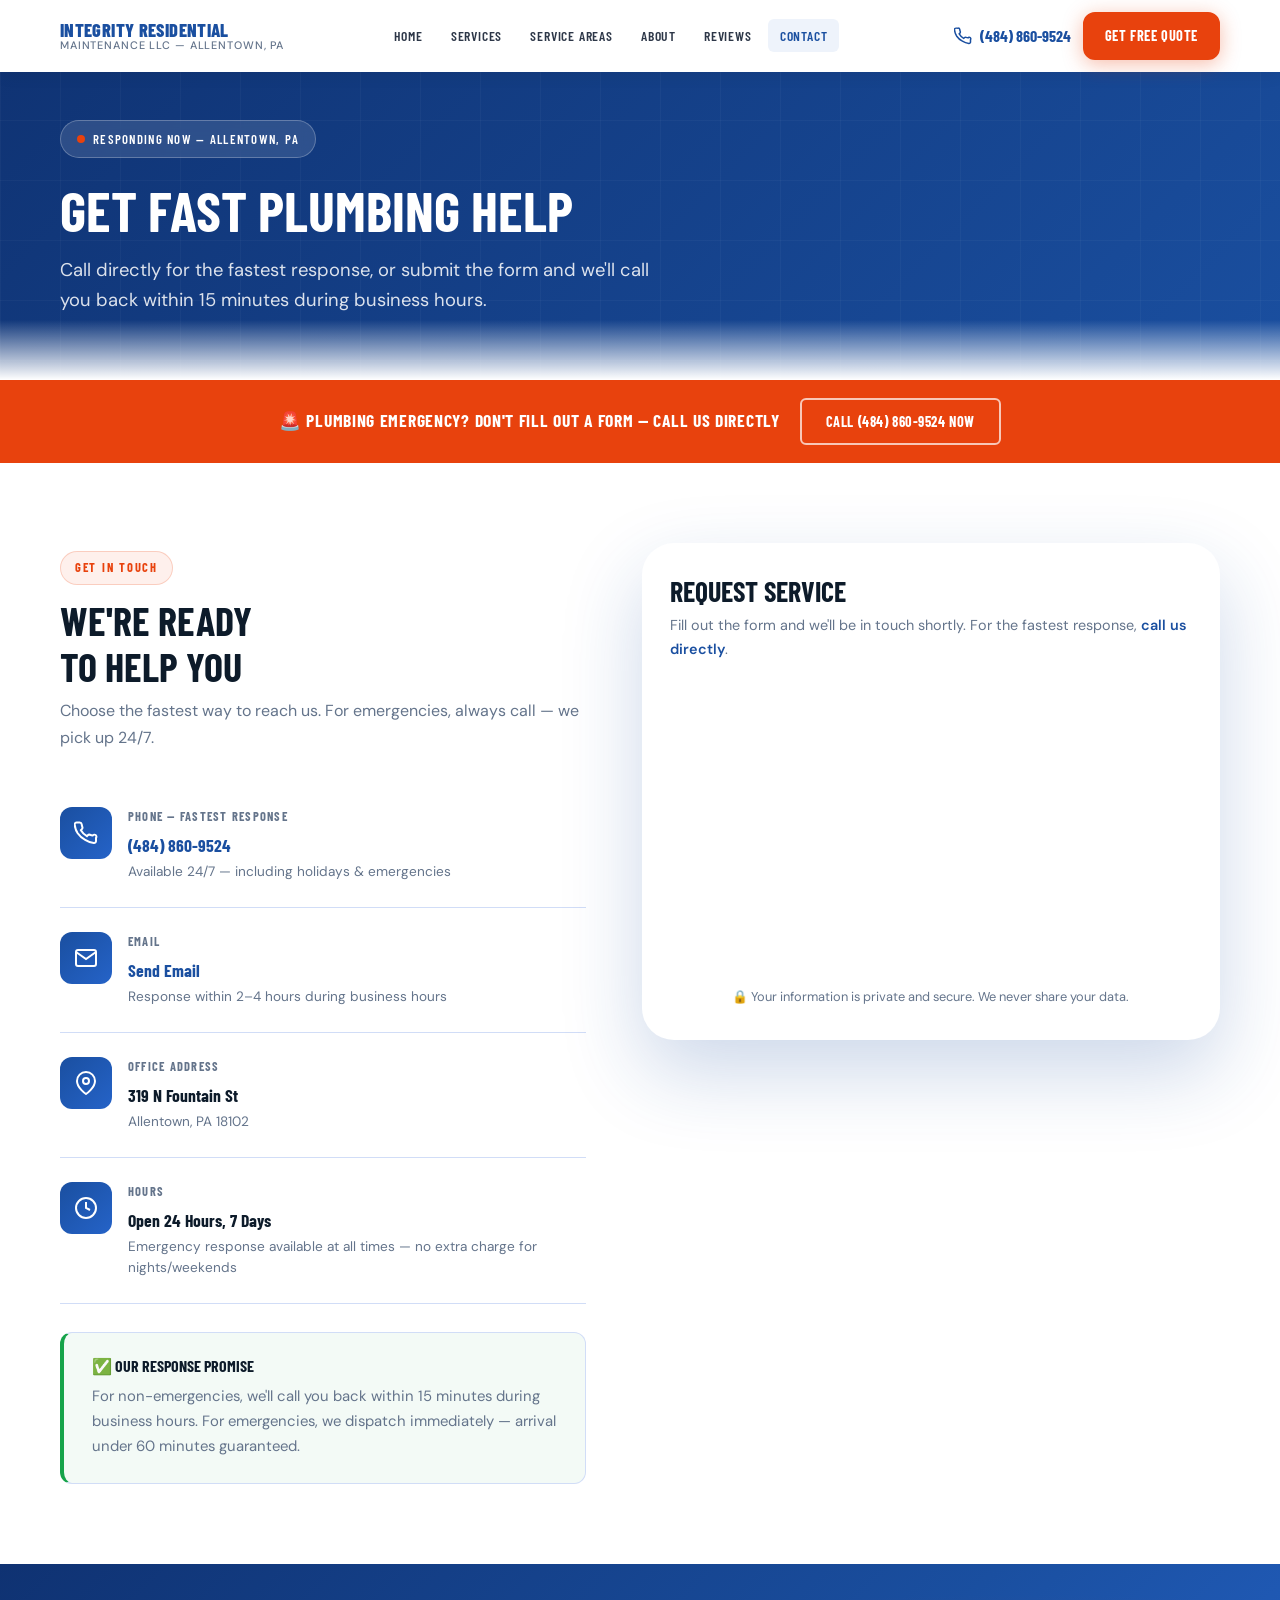
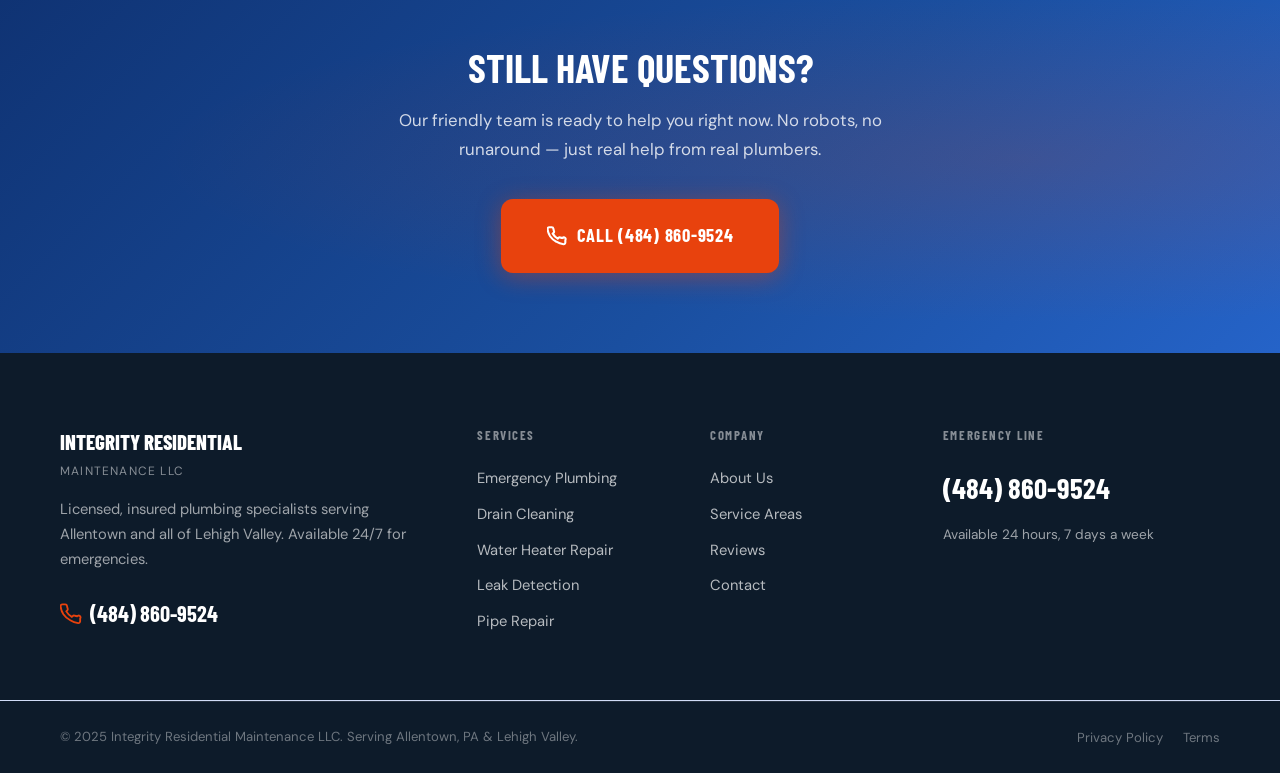
<file: contact.html>
<!DOCTYPE html>
<html lang="en">
<head>
  <meta charset="UTF-8">
  <meta name="viewport" content="width=device-width, initial-scale=1.0">
  <title>Contact Us | Request Plumbing Service | Integrity Residential Maintenance LLC</title>
  <meta name="description" content="Contact Integrity Residential Maintenance for fast plumbing service in Allentown, PA. Call (484) 860-9524 or submit a service request online. 24/7 emergency available.">
  <link rel="canonical" href="https://integrityrm.com/contact.html">
  <link rel="stylesheet" href="style.css">
  <style>
    .contact-hero { background: linear-gradient(135deg,var(--brand-primary-dark),var(--brand-primary)); padding: calc(var(--nav-height) + 48px) 0 64px; position:relative; overflow:hidden; }
    .contact-hero::after { content:''; position:absolute; bottom:0; left:0; right:0; height:60px; background:linear-gradient(to bottom,transparent,var(--white)); z-index:1; }
    .contact-grid { display:grid; grid-template-columns:1fr 1.1fr; gap:56px; align-items:start; }
    .contact-info { padding-top:8px; }
    .contact-method { display:flex; gap:16px; align-items:flex-start; padding:24px 0; border-bottom:1px solid var(--border); }
    .contact-method:last-child { border-bottom:none; }
    .contact-method__icon { width:52px; height:52px; background:linear-gradient(135deg,var(--brand-primary),var(--brand-primary-light)); border-radius:var(--radius-md); display:flex; align-items:center; justify-content:center; color:white; flex-shrink:0; }
    .contact-method__label { font-family:var(--font-display); font-weight:700; font-size:0.78rem; text-transform:uppercase; letter-spacing:0.1em; color:var(--text-muted); margin-bottom:4px; }
    .contact-method__value { font-family:var(--font-display); font-weight:700; font-size:1.1rem; color:var(--text-dark); }
    .contact-method__value a { color:var(--brand-primary); }
    .contact-method__value a:hover { color:var(--brand-accent); }
    .contact-method__sub { font-size:0.85rem; color:var(--text-muted); margin-top:2px; }
    /* Tally iframe — fluid height inside the form-card */
    .tally-frame-wrap { position:relative; width:100%; }
    .tally-frame-wrap iframe { display:block; width:100%; border:none; }
    @media(max-width:768px){ .contact-grid { grid-template-columns:1fr; } }
  </style>
</head>
<body>

<!-- NAV -->
<nav class="nav">
  <div class="container">
    <div class="nav__inner">
      <a href="index.html" class="nav__logo">
        <span class="nav__logo-name">Integrity Residential</span>
        <span class="nav__logo-tag">Maintenance LLC — Allentown, PA</span>
      </a>
      <ul class="nav__menu">
        <li><a href="index.html" class="nav__link">Home</a></li>
        <li><a href="services.html" class="nav__link">Services</a></li>
        <li><a href="service-areas.html" class="nav__link">Service Areas</a></li>
        <li><a href="about.html" class="nav__link">About</a></li>
        <li><a href="reviews.html" class="nav__link">Reviews</a></li>
        <li><a href="contact.html" class="nav__link active">Contact</a></li>
      </ul>
      <div class="nav__cta">
        <a href="tel:+14848609524" class="nav__phone">
          <svg width="18" height="18" fill="none" stroke="currentColor" stroke-width="2" viewBox="0 0 24 24"><path d="M22 16.92v3a2 2 0 01-2.18 2 19.79 19.79 0 01-8.63-3.07A19.5 19.5 0 013.7 12.3 19.79 19.79 0 01.67 3.7 2 2 0 012.65 1.5h3a2 2 0 012 1.72 12.84 12.84 0 00.7 2.81 2 2 0 01-.45 2.11L6.91 9.14a16 16 0 006 6l.92-.92a2 2 0 012.11-.45 12.84 12.84 0 002.81.7A2 2 0 0122 16.92z"/></svg>
          (484) 860-9524
        </a>
        <a href="contact.html" class="btn btn-primary btn-sm">Get Free Quote</a>
      </div>
      <button class="nav__toggle" aria-label="Toggle menu" aria-expanded="false"><span></span><span></span><span></span></button>
    </div>
  </div>
  <div class="nav__drawer">
    <a href="index.html" class="nav__link">Home</a>
    <a href="services.html" class="nav__link">Services</a>
    <a href="service-areas.html" class="nav__link">Service Areas</a>
    <a href="about.html" class="nav__link">About</a>
    <a href="reviews.html" class="nav__link">Reviews</a>
    <a href="contact.html" class="nav__link">Contact</a>
    <a href="tel:+14848609524" class="btn btn-primary" style="margin-top:16px; text-align:center;">Call (484) 860-9524</a>
  </div>
</nav>

<!-- HERO -->
<div class="contact-hero">
  <div class="hero__grid" aria-hidden="true"></div>
  <div class="container" style="position:relative;z-index:2;">
    <div style="max-width:600px;">
      <div class="hero__badge" style="margin-bottom:20px;">
        <span class="hero__badge-dot"></span>
        Responding Now — Allentown, PA
      </div>
      <h1 style="color:white; margin-bottom:12px;">Get Fast Plumbing Help</h1>
      <p class="lead" style="color:rgba(255,255,255,0.85);">Call directly for the fastest response, or submit the form and we'll call you back within 15 minutes during business hours.</p>
    </div>
  </div>
</div>

<div class="emergency-strip">
  <div class="container">
    <div class="emergency-strip__inner">
      <p class="emergency-strip__text">🚨 Plumbing Emergency? Don't Fill Out a Form — Call Us Directly</p>
      <a href="tel:+14848609524" class="btn btn-outline">Call (484) 860-9524 Now</a>
    </div>
  </div>
</div>

<!-- MAIN CONTACT SECTION -->
<section class="section">
  <div class="container">
    <div class="contact-grid">

      <!-- Contact Info -->
      <div class="contact-info fade-in">
        <span class="section-eyebrow">Get In Touch</span>
        <h2 style="margin-bottom:8px;">We're Ready<br>to Help You</h2>
        <p style="color:var(--text-muted); margin-bottom:32px;">Choose the fastest way to reach us. For emergencies, always call — we pick up 24/7.</p>

        <div class="contact-method">
          <div class="contact-method__icon">
            <svg width="24" height="24" fill="none" stroke="currentColor" stroke-width="2" viewBox="0 0 24 24"><path d="M22 16.92v3a2 2 0 01-2.18 2 19.79 19.79 0 01-8.63-3.07A19.5 19.5 0 013.7 12.3 19.79 19.79 0 01.67 3.7 2 2 0 012.65 1.5h3a2 2 0 012 1.72 12.84 12.84 0 00.7 2.81 2 2 0 01-.45 2.11L6.91 9.14a16 16 0 006 6l.92-.92a2 2 0 012.11-.45 12.84 12.84 0 002.81.7A2 2 0 0122 16.92z"/></svg>
          </div>
          <div>
            <div class="contact-method__label">Phone — Fastest Response</div>
            <div class="contact-method__value"><a href="tel:+14848609524">(484) 860-9524</a></div>
            <div class="contact-method__sub">Available 24/7 — including holidays & emergencies</div>
          </div>
        </div>

        <div class="contact-method">
          <div class="contact-method__icon">
            <svg width="24" height="24" fill="none" stroke="currentColor" stroke-width="2" viewBox="0 0 24 24"><path d="M4 4h16c1.1 0 2 .9 2 2v12c0 1.1-.9 2-2 2H4c-1.1 0-2-.9-2-2V6c0-1.1.9-2 2-2z"/><polyline points="22,6 12,13 2,6"/></svg>
          </div>
          <div>
            <div class="contact-method__label">Email</div>
            <div class="contact-method__value"><a href="mailto:fivebrothersgtrading@gmail.com">Send Email</a></div>
            <div class="contact-method__sub">Response within 2–4 hours during business hours</div>
          </div>
        </div>

        <div class="contact-method">
          <div class="contact-method__icon">
            <svg width="24" height="24" fill="none" stroke="currentColor" stroke-width="2" viewBox="0 0 24 24"><path d="M21 10c0 7-9 13-9 13s-9-6-9-13a9 9 0 0118 0z"/><circle cx="12" cy="10" r="3"/></svg>
          </div>
          <div>
            <div class="contact-method__label">Office Address</div>
            <div class="contact-method__value">319 N Fountain St</div>
            <div class="contact-method__sub">Allentown, PA 18102</div>
          </div>
        </div>

        <div class="contact-method">
          <div class="contact-method__icon">
            <svg width="24" height="24" fill="none" stroke="currentColor" stroke-width="2" viewBox="0 0 24 24"><circle cx="12" cy="12" r="10"/><path d="M12 6v6l4 2"/></svg>
          </div>
          <div>
            <div class="contact-method__label">Hours</div>
            <div class="contact-method__value">Open 24 Hours, 7 Days</div>
            <div class="contact-method__sub">Emergency response available at all times — no extra charge for nights/weekends</div>
          </div>
        </div>

        <div class="info-box info-box--success" style="margin-top:28px;">
          <h4>✅ Our Response Promise</h4>
          <p>For non-emergencies, we'll call you back within 15 minutes during business hours. For emergencies, we dispatch immediately — arrival under 60 minutes guaranteed.</p>
        </div>
      </div>

      <!-- Tally Embed Form -->
      <div class="fade-in">
        <div class="form-card" style="padding:32px 28px;">
          <h3 style="margin-bottom:6px;">Request Service</h3>
          <p style="color:var(--text-muted); font-size:0.9rem; margin-bottom:24px;">
            Fill out the form and we'll be in touch shortly. For the fastest response,
            <a href="tel:+14848609524" style="color:var(--brand-primary); font-weight:600;">call us directly</a>.
          </p>

          <!-- Tally embed — auto-resizes to form content height -->
          <div class="tally-frame-wrap">
            <iframe
              data-tally-src="https://tally.so/embed/Np81Yp?alignLeft=1&hideTitle=1&transparentBackground=1&dynamicHeight=1"
              loading="lazy"
              width="100%"
              height="284"
              frameborder="0"
              marginheight="0"
              marginwidth="0"
              title="Request Plumbing Service — Integrity Residential Maintenance LLC"
            ></iframe>
          </div>

          <p style="text-align:center; font-size:0.8rem; color:var(--text-muted); margin-top:16px; margin-bottom:0;">
            🔒 Your information is private and secure. We never share your data.
          </p>
        </div>
      </div>
    </div>
  </div>
</section>

<!-- CTA -->
<section class="cta-section">
  <div class="container">
    <div class="cta-section__inner">
      <h2>Still Have Questions?</h2>
      <p>Our friendly team is ready to help you right now. No robots, no runaround — just real help from real plumbers.</p>
      <div class="cta-section__btns">
        <a href="tel:+14848609524" class="btn btn-call btn-lg">
          <svg width="20" height="20" fill="none" stroke="currentColor" stroke-width="2.5" viewBox="0 0 24 24"><path d="M22 16.92v3a2 2 0 01-2.18 2 19.79 19.79 0 01-8.63-3.07A19.5 19.5 0 013.7 12.3 19.79 19.79 0 01.67 3.7 2 2 0 012.65 1.5h3a2 2 0 012 1.72 12.84 12.84 0 00.7 2.81 2 2 0 01-.45 2.11L6.91 9.14a16 16 0 006 6l.92-.92a2 2 0 012.11-.45 12.84 12.84 0 002.81.7A2 2 0 0122 16.92z"/></svg>
          Call (484) 860-9524
        </a>
      </div>
    </div>
  </div>
</section>

<!-- FOOTER (same as index) -->
<footer class="footer">
  <div class="container">
    <div class="footer__grid">
      <div>
        <div class="footer__brand-name">Integrity Residential</div>
        <div class="footer__brand-tag">Maintenance LLC</div>
        <p class="footer__desc">Licensed, insured plumbing specialists serving Allentown and all of Lehigh Valley. Available 24/7 for emergencies.</p>
        <a href="tel:+14848609524" class="footer__phone-link">
          <svg width="22" height="22" fill="none" stroke="currentColor" stroke-width="2" viewBox="0 0 24 24"><path d="M22 16.92v3a2 2 0 01-2.18 2 19.79 19.79 0 01-8.63-3.07A19.5 19.5 0 013.7 12.3 19.79 19.79 0 01.67 3.7 2 2 0 012.65 1.5h3a2 2 0 012 1.72 12.84 12.84 0 00.7 2.81 2 2 0 01-.45 2.11L6.91 9.14a16 16 0 006 6l.92-.92a2 2 0 012.11-.45 12.84 12.84 0 002.81.7A2 2 0 0122 16.92z"/></svg>
          (484) 860-9524
        </a>
      </div>
      <div>
        <div class="footer__col-title">Services</div>
        <ul class="footer__links">
          <li><a href="service-emergency-plumbing.html">Emergency Plumbing</a></li>
          <li><a href="service-drain-cleaning.html">Drain Cleaning</a></li>
          <li><a href="service-water-heater.html">Water Heater Repair</a></li>
          <li><a href="service-leak-detection.html">Leak Detection</a></li>
          <li><a href="service-pipe-repair.html">Pipe Repair</a></li>
        </ul>
      </div>
      <div>
        <div class="footer__col-title">Company</div>
        <ul class="footer__links">
          <li><a href="about.html">About Us</a></li>
          <li><a href="service-areas.html">Service Areas</a></li>
          <li><a href="reviews.html">Reviews</a></li>
          <li><a href="contact.html">Contact</a></li>
        </ul>
      </div>
      <div>
        <div class="footer__col-title">Emergency Line</div>
        <a href="tel:+14848609524" class="footer__phone-link" style="font-size:1.8rem;">(484) 860-9524</a>
        <p style="color:rgba(255,255,255,0.6); font-size:0.85rem; margin-top:8px;">Available 24 hours, 7 days a week</p>
      </div>
    </div>
  </div>
  <div class="divider"></div>
  <div class="container">
    <div class="footer__bottom">
      <p class="footer__copy">© 2025 Integrity Residential Maintenance LLC. Serving Allentown, PA & Lehigh Valley.</p>
      <div class="footer__legal"><a href="#">Privacy Policy</a><a href="#">Terms</a></div>
    </div>
  </div>
</footer>

<div class="sticky-call">
  <a href="tel:+14848609524">
    <svg width="22" height="22" fill="none" stroke="currentColor" stroke-width="2.5" viewBox="0 0 24 24"><path d="M22 16.92v3a2 2 0 01-2.18 2 19.79 19.79 0 01-8.63-3.07A19.5 19.5 0 013.7 12.3 19.79 19.79 0 01.67 3.7 2 2 0 012.65 1.5h3a2 2 0 012 1.72 12.84 12.84 0 00.7 2.81 2 2 0 01-.45 2.11L6.91 9.14a16 16 0 006 6l.92-.92a2 2 0 012.11-.45 12.84 12.84 0 002.81.7A2 2 0 0122 16.92z"/></svg>
    <div><span class="sticky-call__label">Emergency? Tap to Call 24/7</span>(484) 860-9524</div>
  </a>
</div>

<script src="script.js"></script>
<script>var d=document,w="https://tally.so/widgets/embed.js",v=function(){"undefined"!=typeof Tally?Tally.loadEmbeds():d.querySelectorAll("iframe[data-tally-src]:not([src])").forEach((function(e){e.src=e.dataset.tallySrc}))};if("undefined"!=typeof Tally)v();else if(d.querySelector('script[src="'+w+'"]')==null){var s=d.createElement("script");s.src=w,s.onload=v,s.onerror=v,d.body.appendChild(s);}</script>
</body>
</html>
</file>
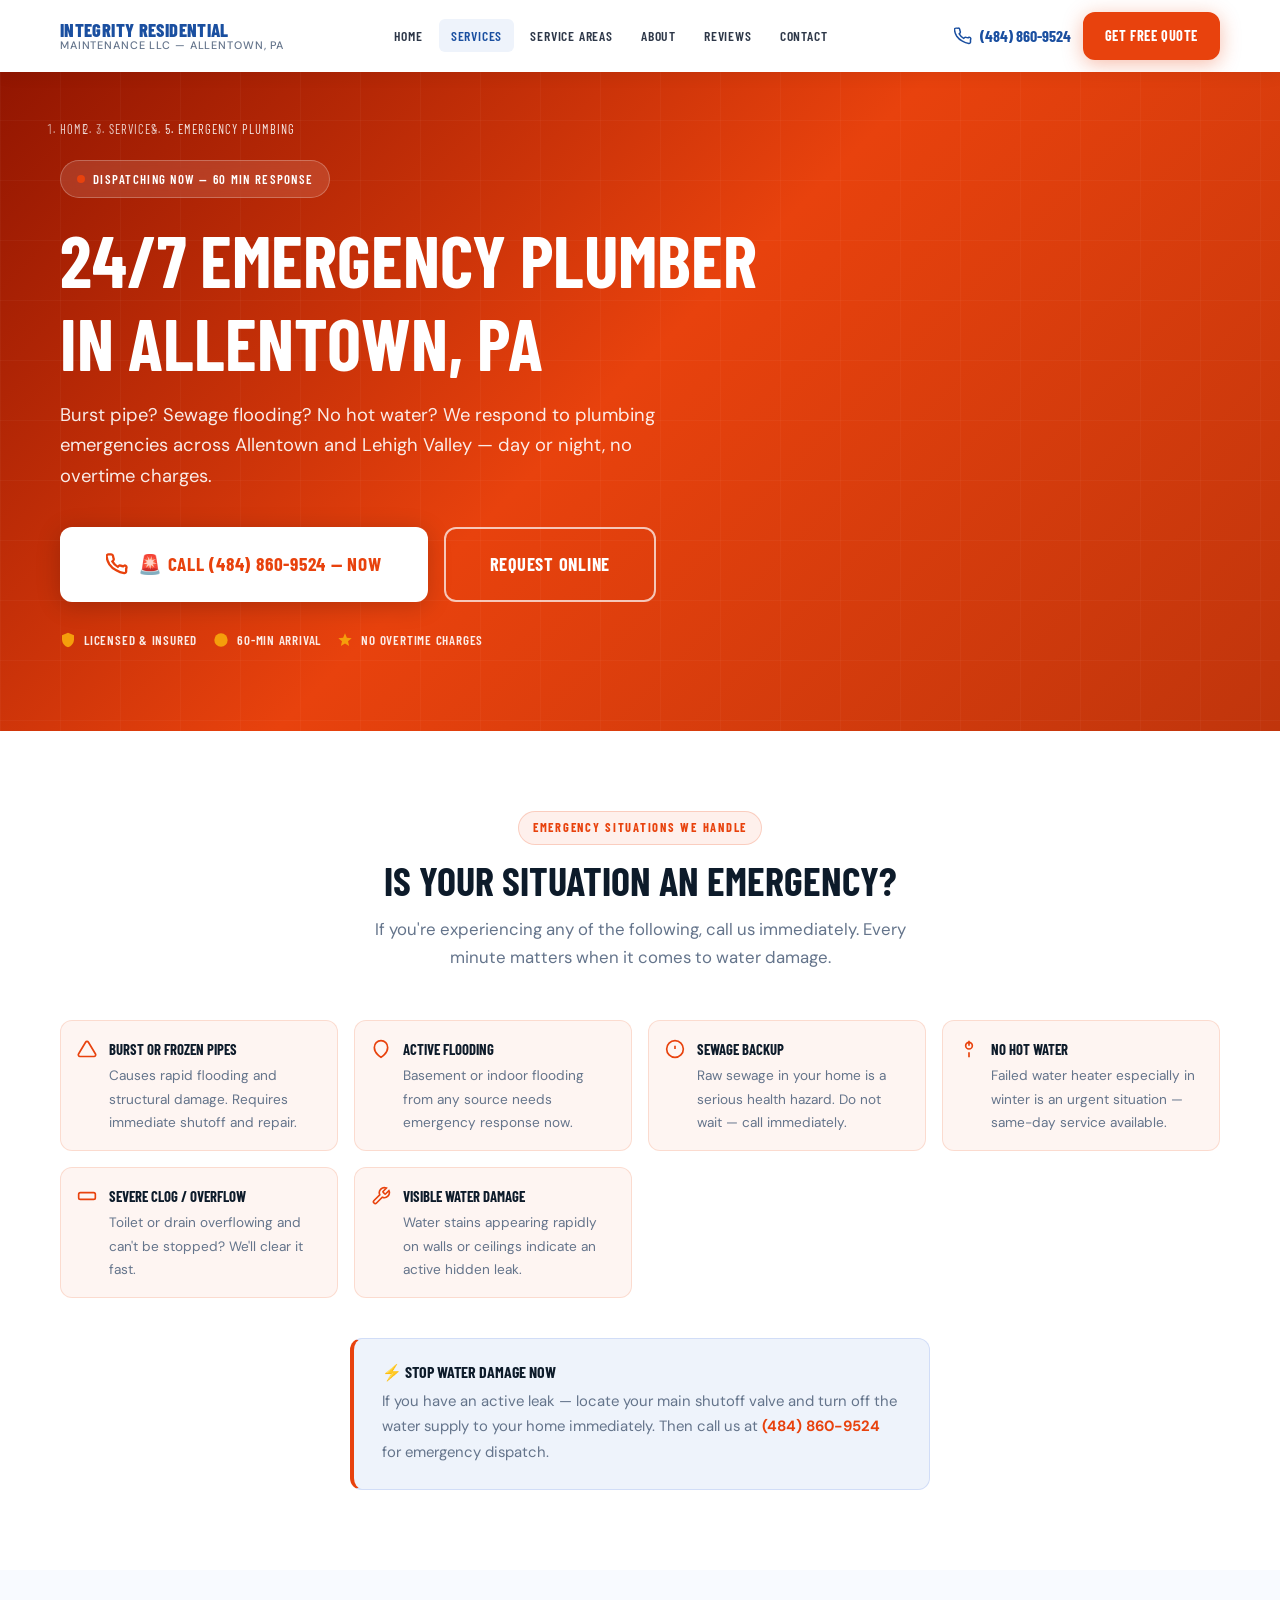
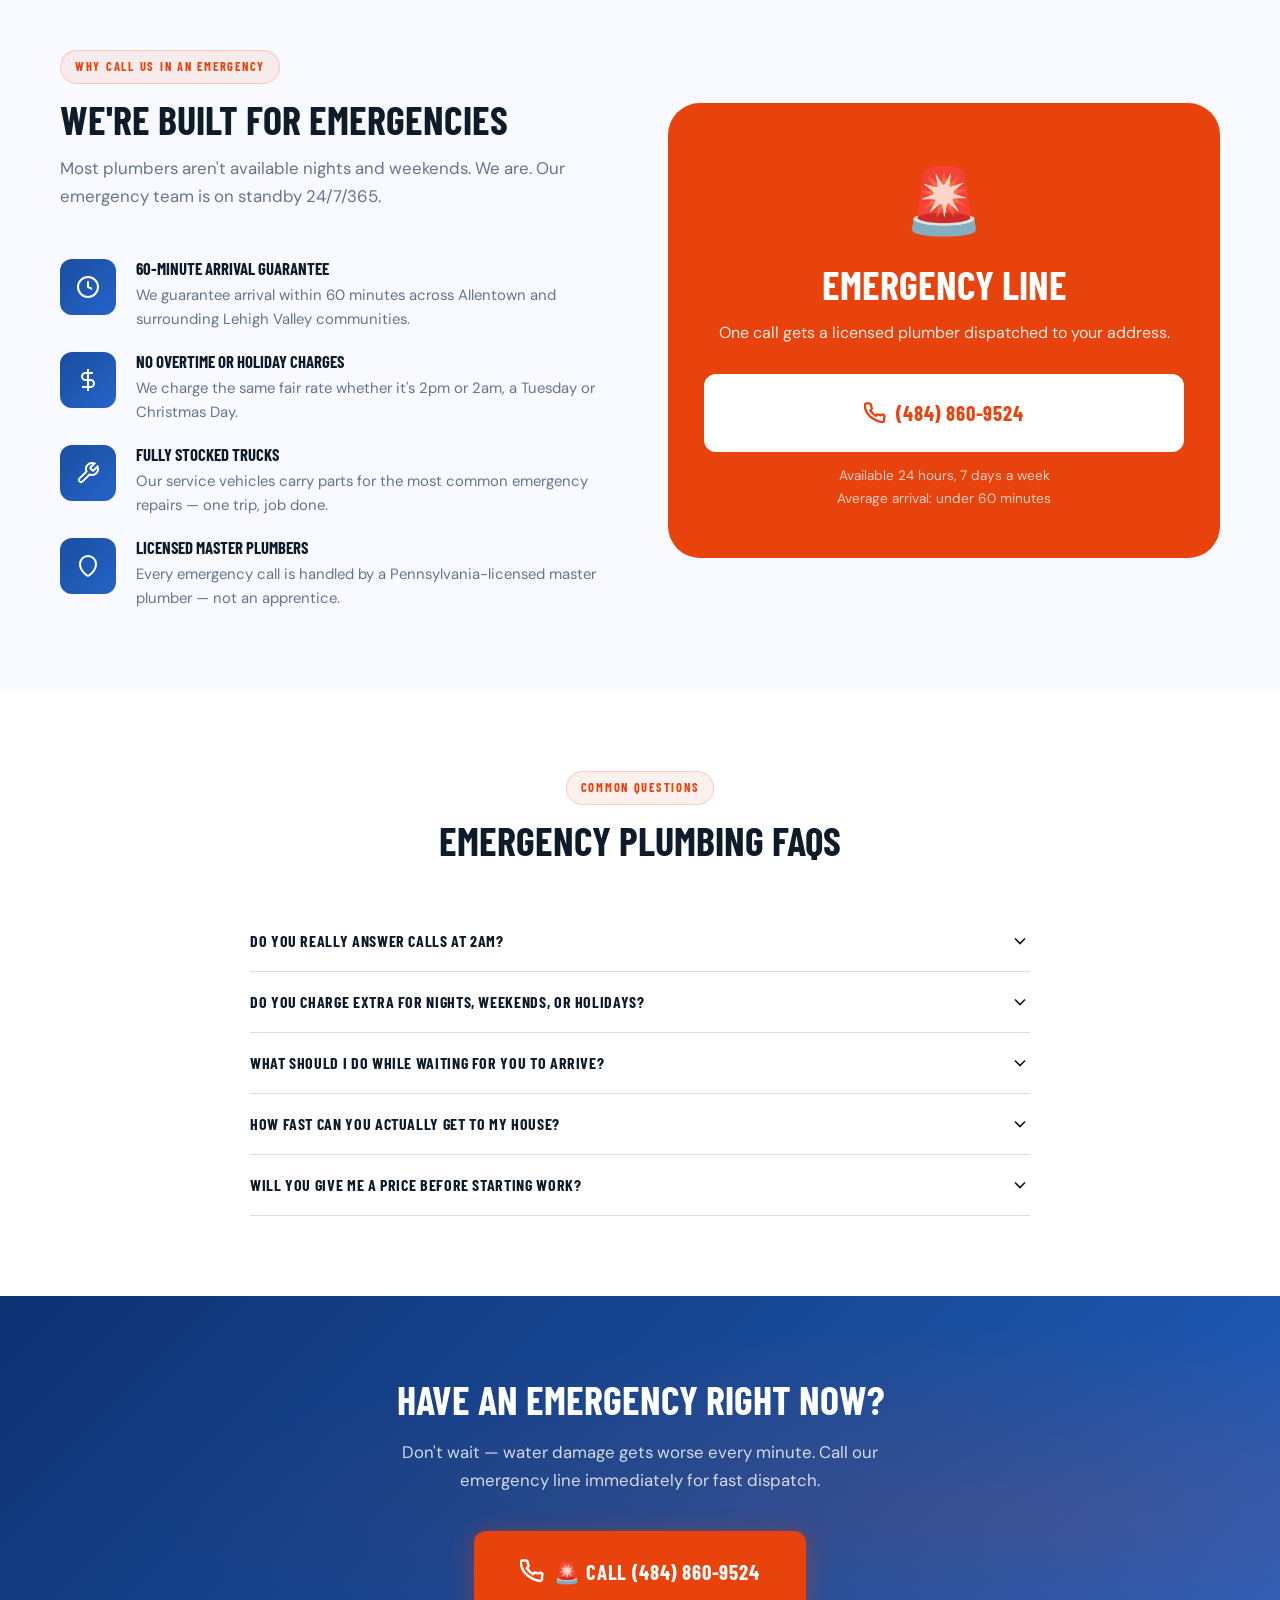
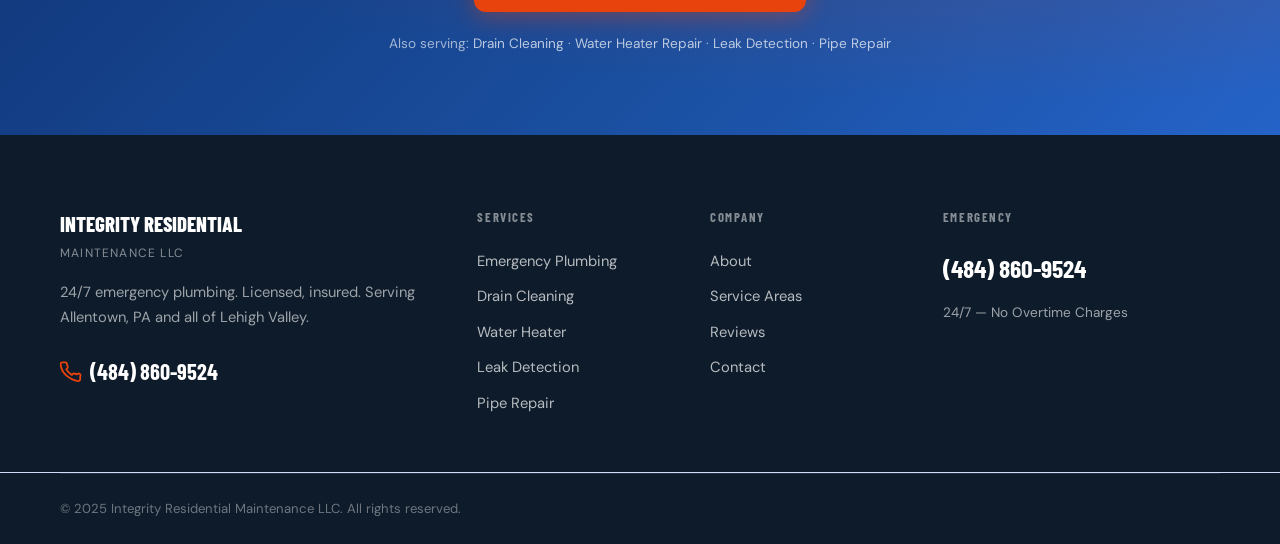
<file: service-emergency-plumbing.html>
<!DOCTYPE html>
<html lang="en">
<head>
  <meta charset="UTF-8">
  <meta name="viewport" content="width=device-width, initial-scale=1.0">
  <title>Emergency Plumber Allentown PA — 24/7 Fast Response | Integrity Residential Maintenance</title>
  <meta name="description" content="Emergency plumber in Allentown, PA available 24/7. Burst pipes, flooding, sewage backup — we respond in 60 minutes or less. Call (484) 860-9524 now.">
  <meta name="keywords" content="emergency plumber Allentown PA, 24/7 plumber near me, burst pipe repair Allentown, flooding plumber PA, after hours plumber Lehigh Valley">
  <link rel="canonical" href="https://integrityrm.com/service-emergency-plumbing.html">
  <link rel="stylesheet" href="style.css">
  <style>
    .faq-item { border-bottom:1px solid var(--border); }
    .faq-question { display:flex; align-items:center; justify-content:space-between; padding:20px 0; cursor:pointer; font-family:var(--font-display); font-weight:700; font-size:1rem; color:var(--text-dark); text-transform:uppercase; letter-spacing:0.04em; background:none; border:none; width:100%; text-align:left; }
    .faq-question svg { flex-shrink:0; transition:transform 0.3s; }
    .faq-item.open .faq-question svg { transform:rotate(180deg); }
    .faq-answer { max-height:0; overflow:hidden; transition:max-height 0.35s ease; }
    .faq-answer p { padding:0 0 20px; color:var(--text-muted); font-size:0.95rem; line-height:1.7; }
    .emergency-situations { display:grid; grid-template-columns: repeat(auto-fill, minmax(240px,1fr)); gap:16px; }
    .situation-item { display:flex; gap:12px; align-items:flex-start; background:rgba(232,66,13,0.05); border:1px solid rgba(232,66,13,0.15); border-radius:var(--radius-md); padding:16px; }
    .situation-item svg { color:var(--brand-accent); flex-shrink:0; margin-top:2px; }
    .situation-item strong { font-family:var(--font-display); font-size:0.92rem; text-transform:uppercase; color:var(--text-dark); }
    .situation-item p { font-size:0.85rem; color:var(--text-muted); margin-top:2px; }
  </style>
  <script type="application/ld+json">
  {
    "@context": "https://schema.org",
    "@type": "Service",
    "name": "Emergency Plumbing Service",
    "provider": {
      "@type": "Plumber",
      "name": "Integrity Residential Maintenance LLC",
      "telephone": "+14848609524",
      "address": {
        "@type": "PostalAddress",
        "streetAddress": "319 N Fountain St",
        "addressLocality": "Allentown",
        "addressRegion": "PA",
        "postalCode": "18102"
      }
    },
    "areaServed": "Allentown, PA",
    "availableChannel": {
      "@type": "ServiceChannel",
      "servicePhone": "+14848609524",
      "availableLanguage": "English"
    },
    "hoursAvailable": {
      "@type": "OpeningHoursSpecification",
      "dayOfWeek": ["Monday","Tuesday","Wednesday","Thursday","Friday","Saturday","Sunday"],
      "opens": "00:00",
      "closes": "23:59"
    }
  }
  </script>
</head>
<body>

<nav class="nav">
  <div class="container">
    <div class="nav__inner">
      <a href="index.html" class="nav__logo">
        <span class="nav__logo-name">Integrity Residential</span>
        <span class="nav__logo-tag">Maintenance LLC — Allentown, PA</span>
      </a>
      <ul class="nav__menu">
        <li><a href="index.html" class="nav__link">Home</a></li>
        <li><a href="services.html" class="nav__link active">Services</a></li>
        <li><a href="service-areas.html" class="nav__link">Service Areas</a></li>
        <li><a href="about.html" class="nav__link">About</a></li>
        <li><a href="reviews.html" class="nav__link">Reviews</a></li>
        <li><a href="contact.html" class="nav__link">Contact</a></li>
      </ul>
      <div class="nav__cta">
        <a href="tel:+14848609524" class="nav__phone">
          <svg width="18" height="18" fill="none" stroke="currentColor" stroke-width="2" viewBox="0 0 24 24"><path d="M22 16.92v3a2 2 0 01-2.18 2 19.79 19.79 0 01-8.63-3.07A19.5 19.5 0 013.7 12.3 19.79 19.79 0 01.67 3.7 2 2 0 012.65 1.5h3a2 2 0 012 1.72 12.84 12.84 0 00.7 2.81 2 2 0 01-.45 2.11L6.91 9.14a16 16 0 006 6l.92-.92a2 2 0 012.11-.45 12.84 12.84 0 002.81.7A2 2 0 0122 16.92z"/></svg>
          (484) 860-9524
        </a>
        <a href="contact.html" class="btn btn-primary btn-sm">Get Free Quote</a>
      </div>
      <button class="nav__toggle" aria-label="Toggle menu" aria-expanded="false"><span></span><span></span><span></span></button>
    </div>
  </div>
  <div class="nav__drawer">
    <a href="index.html" class="nav__link">Home</a>
    <a href="services.html" class="nav__link">Services</a>
    <a href="service-areas.html" class="nav__link">Service Areas</a>
    <a href="about.html" class="nav__link">About</a>
    <a href="reviews.html" class="nav__link">Reviews</a>
    <a href="contact.html" class="nav__link">Contact</a>
    <a href="tel:+14848609524" class="btn btn-primary" style="margin-top:16px; text-align:center;">🚨 Call (484) 860-9524</a>
  </div>
</nav>

<!-- URGENT HERO -->
<section style="background:linear-gradient(135deg,#8b1200,var(--brand-accent),#c0350c); padding:calc(var(--nav-height) + 48px) 0 80px; position:relative; overflow:hidden;">
  <div class="hero__grid" aria-hidden="true"></div>
  <div class="container" style="position:relative;z-index:2;">
    <nav aria-label="Breadcrumb" style="margin-bottom:20px;">
      <ol class="breadcrumb">
        <li><a href="index.html">Home</a></li>
        <li><span>›</span></li>
        <li><a href="services.html">Services</a></li>
        <li><span>›</span></li>
        <li style="color:rgba(255,255,255,0.9);">Emergency Plumbing</li>
      </ol>
    </nav>
    <div class="hero__badge" style="margin-bottom:20px;">
      <span class="hero__badge-dot"></span>
      Dispatching Now — 60 Min Response
    </div>
    <h1 style="color:white; font-size:clamp(2.5rem,6vw,4.5rem); margin-bottom:16px;">24/7 Emergency Plumber<br>in Allentown, PA</h1>
    <p class="lead" style="color:rgba(255,255,255,0.9); max-width:600px; margin-bottom:36px;">Burst pipe? Sewage flooding? No hot water? We respond to plumbing emergencies across Allentown and Lehigh Valley — day or night, no overtime charges.</p>
    <div style="display:flex; flex-wrap:wrap; gap:16px;">
      <a href="tel:+14848609524" class="btn btn-lg" style="background:white; color:var(--brand-accent); font-size:1.2rem; box-shadow:0 4px 24px rgba(0,0,0,0.2);">
        <svg width="22" height="22" fill="none" stroke="currentColor" stroke-width="2.5" viewBox="0 0 24 24"><path d="M22 16.92v3a2 2 0 01-2.18 2 19.79 19.79 0 01-8.63-3.07A19.5 19.5 0 013.7 12.3 19.79 19.79 0 01.67 3.7 2 2 0 012.65 1.5h3a2 2 0 012 1.72 12.84 12.84 0 00.7 2.81 2 2 0 01-.45 2.11L6.91 9.14a16 16 0 006 6l.92-.92a2 2 0 012.11-.45 12.84 12.84 0 002.81.7A2 2 0 0122 16.92z"/></svg>
        🚨 Call (484) 860-9524 — NOW
      </a>
      <a href="contact.html" class="btn btn-outline btn-lg">Request Online</a>
    </div>
    <div style="margin-top:28px; display:flex; flex-wrap:wrap; gap:16px;">
      <div class="trust-badge"><svg width="16" height="16" fill="currentColor" viewBox="0 0 24 24"><path d="M12 1L3 5v6c0 5.55 3.84 10.74 9 12 5.16-1.26 9-6.45 9-12V5l-9-4z"/></svg>Licensed & Insured</div>
      <div class="trust-badge"><svg width="16" height="16" fill="currentColor" viewBox="0 0 24 24"><circle cx="12" cy="12" r="10"/><path d="M12 6v6l4 2"/></svg>60-Min Arrival</div>
      <div class="trust-badge"><svg width="16" height="16" fill="currentColor" viewBox="0 0 24 24"><path d="M12 17.27L18.18 21l-1.64-7.03L22 9.24l-7.19-.61L12 2 9.19 8.63 2 9.24l5.46 4.73L5.82 21z"/></svg>No Overtime Charges</div>
    </div>
  </div>
</section>

<!-- WHAT WE HANDLE -->
<section class="section">
  <div class="container">
    <div class="section-header section-header--center">
      <span class="section-eyebrow">Emergency Situations We Handle</span>
      <h2>Is Your Situation an Emergency?</h2>
      <p>If you're experiencing any of the following, call us immediately. Every minute matters when it comes to water damage.</p>
    </div>
    <div class="emergency-situations">
      <div class="situation-item fade-in">
        <svg width="20" height="20" fill="none" stroke="currentColor" stroke-width="2" viewBox="0 0 24 24"><path d="M10.29 3.86L1.82 18a2 2 0 001.71 3h16.94a2 2 0 001.71-3L13.71 3.86a2 2 0 00-3.42 0z"/></svg>
        <div><strong>Burst or Frozen Pipes</strong><p>Causes rapid flooding and structural damage. Requires immediate shutoff and repair.</p></div>
      </div>
      <div class="situation-item fade-in">
        <svg width="20" height="20" fill="none" stroke="currentColor" stroke-width="2" viewBox="0 0 24 24"><path d="M12 22s8-4.5 8-11.8A8 8 0 0012 2a8 8 0 00-8 8.2C4 17.5 12 22 12 22z"/></svg>
        <div><strong>Active Flooding</strong><p>Basement or indoor flooding from any source needs emergency response now.</p></div>
      </div>
      <div class="situation-item fade-in">
        <svg width="20" height="20" fill="none" stroke="currentColor" stroke-width="2" viewBox="0 0 24 24"><circle cx="12" cy="12" r="10"/><line x1="12" y1="8" x2="12" y2="12"/><line x1="12" y1="16" x2="12.01" y2="16"/></svg>
        <div><strong>Sewage Backup</strong><p>Raw sewage in your home is a serious health hazard. Do not wait — call immediately.</p></div>
      </div>
      <div class="situation-item fade-in">
        <svg width="20" height="20" fill="none" stroke="currentColor" stroke-width="2" viewBox="0 0 24 24"><path d="M12 2v6M12 22v-6M12 12a4 4 0 100-8 4 4 0 000 8z"/></svg>
        <div><strong>No Hot Water</strong><p>Failed water heater especially in winter is an urgent situation — same-day service available.</p></div>
      </div>
      <div class="situation-item fade-in">
        <svg width="20" height="20" fill="none" stroke="currentColor" stroke-width="2" viewBox="0 0 24 24"><rect x="2" y="8" width="20" height="8" rx="2"/></svg>
        <div><strong>Severe Clog / Overflow</strong><p>Toilet or drain overflowing and can't be stopped? We'll clear it fast.</p></div>
      </div>
      <div class="situation-item fade-in">
        <svg width="20" height="20" fill="none" stroke="currentColor" stroke-width="2" viewBox="0 0 24 24"><path d="M14.7 6.3a1 1 0 000 1.4l1.6 1.6a1 1 0 001.4 0l3.77-3.77a6 6 0 01-7.94 7.94l-6.91 6.91a2.12 2.12 0 01-3-3l6.91-6.91a6 6 0 017.94-7.94l-3.77 3.77z"/></svg>
        <div><strong>Visible Water Damage</strong><p>Water stains appearing rapidly on walls or ceilings indicate an active hidden leak.</p></div>
      </div>
    </div>
    <div style="text-align:center; margin-top:40px;">
      <div class="info-box info-box--accent" style="display:inline-block; text-align:left; max-width:580px;">
        <h4>⚡ Stop Water Damage Now</h4>
        <p>If you have an active leak — locate your main shutoff valve and turn off the water supply to your home immediately. Then call us at <a href="tel:+14848609524" style="color:var(--brand-accent); font-weight:700;">(484) 860-9524</a> for emergency dispatch.</p>
      </div>
    </div>
  </div>
</section>

<!-- WHY CHOOSE US FOR EMERGENCIES -->
<section class="section bg-surface">
  <div class="container">
    <div class="grid grid--2" style="gap:56px; align-items:center;">
      <div>
        <div class="section-header">
          <span class="section-eyebrow">Why Call Us in an Emergency</span>
          <h2>We're Built for Emergencies</h2>
          <p>Most plumbers aren't available nights and weekends. We are. Our emergency team is on standby 24/7/365.</p>
        </div>
        <div style="display:flex; flex-direction:column; gap:20px;">
          <div class="feature-block fade-in">
            <div class="feature-block__icon"><svg width="24" height="24" fill="none" stroke="currentColor" stroke-width="2" viewBox="0 0 24 24"><circle cx="12" cy="12" r="10"/><path d="M12 6v6l4 2"/></svg></div>
            <div class="feature-block__text"><h4>60-Minute Arrival Guarantee</h4><p>We guarantee arrival within 60 minutes across Allentown and surrounding Lehigh Valley communities.</p></div>
          </div>
          <div class="feature-block fade-in">
            <div class="feature-block__icon"><svg width="24" height="24" fill="none" stroke="currentColor" stroke-width="2" viewBox="0 0 24 24"><path d="M12 1v22M17 5H9.5a3.5 3.5 0 000 7h5a3.5 3.5 0 010 7H6"/></svg></div>
            <div class="feature-block__text"><h4>No Overtime or Holiday Charges</h4><p>We charge the same fair rate whether it's 2pm or 2am, a Tuesday or Christmas Day.</p></div>
          </div>
          <div class="feature-block fade-in">
            <div class="feature-block__icon"><svg width="24" height="24" fill="none" stroke="currentColor" stroke-width="2" viewBox="0 0 24 24"><path d="M14.7 6.3a1 1 0 000 1.4l1.6 1.6a1 1 0 001.4 0l3.77-3.77a6 6 0 01-7.94 7.94l-6.91 6.91a2.12 2.12 0 01-3-3l6.91-6.91a6 6 0 017.94-7.94l-3.77 3.77z"/></svg></div>
            <div class="feature-block__text"><h4>Fully Stocked Trucks</h4><p>Our service vehicles carry parts for the most common emergency repairs — one trip, job done.</p></div>
          </div>
          <div class="feature-block fade-in">
            <div class="feature-block__icon"><svg width="24" height="24" fill="none" stroke="currentColor" stroke-width="2" viewBox="0 0 24 24"><path d="M12 22s8-4.5 8-11.8A8 8 0 0012 2a8 8 0 00-8 8.2C4 17.5 12 22 12 22z"/></svg></div>
            <div class="feature-block__text"><h4>Licensed Master Plumbers</h4><p>Every emergency call is handled by a Pennsylvania-licensed master plumber — not an apprentice.</p></div>
          </div>
        </div>
      </div>
      <div class="fade-in">
        <div style="background:var(--brand-accent); border-radius:var(--radius-xl); padding:48px 36px; text-align:center; color:white;">
          <div style="font-size:4rem; margin-bottom:8px;">🚨</div>
          <h3 style="color:white; font-size:2.5rem; margin-bottom:12px;">Emergency Line</h3>
          <p style="color:rgba(255,255,255,0.9); margin-bottom:28px;">One call gets a licensed plumber dispatched to your address.</p>
          <a href="tel:+14848609524" class="btn btn-lg" style="background:white; color:var(--brand-accent); width:100%; justify-content:center; font-size:1.3rem; margin-bottom:12px;">
            <svg width="22" height="22" fill="none" stroke="currentColor" stroke-width="2.5" viewBox="0 0 24 24"><path d="M22 16.92v3a2 2 0 01-2.18 2 19.79 19.79 0 01-8.63-3.07A19.5 19.5 0 013.7 12.3 19.79 19.79 0 01.67 3.7 2 2 0 012.65 1.5h3a2 2 0 012 1.72 12.84 12.84 0 00.7 2.81 2 2 0 01-.45 2.11L6.91 9.14a16 16 0 006 6l.92-.92a2 2 0 012.11-.45 12.84 12.84 0 002.81.7A2 2 0 0122 16.92z"/></svg>
            (484) 860-9524
          </a>
          <p style="color:rgba(255,255,255,0.75); font-size:0.85rem;">Available 24 hours, 7 days a week<br>Average arrival: under 60 minutes</p>
        </div>
      </div>
    </div>
  </div>
</section>

<!-- FAQ -->
<section class="section">
  <div class="container container--narrow">
    <div class="section-header section-header--center">
      <span class="section-eyebrow">Common Questions</span>
      <h2>Emergency Plumbing FAQs</h2>
    </div>
    <div role="list">
      <div class="faq-item" role="listitem">
        <button class="faq-question" aria-expanded="false">
          Do you really answer calls at 2am?
          <svg width="20" height="20" fill="none" stroke="currentColor" stroke-width="2" viewBox="0 0 24 24"><path d="M6 9l6 6 6-6"/></svg>
        </button>
        <div class="faq-answer"><p>Yes — absolutely. Our emergency line is staffed by real team members 24 hours a day, every single day of the year including holidays. You will never reach a voicemail during an emergency.</p></div>
      </div>
      <div class="faq-item" role="listitem">
        <button class="faq-question" aria-expanded="false">
          Do you charge extra for nights, weekends, or holidays?
          <svg width="20" height="20" fill="none" stroke="currentColor" stroke-width="2" viewBox="0 0 24 24"><path d="M6 9l6 6 6-6"/></svg>
        </button>
        <div class="faq-answer"><p>No overtime charges. We believe emergencies don't follow business hours — and your bill shouldn't punish you for that. Our rates are consistent regardless of when you call.</p></div>
      </div>
      <div class="faq-item" role="listitem">
        <button class="faq-question" aria-expanded="false">
          What should I do while waiting for you to arrive?
          <svg width="20" height="20" fill="none" stroke="currentColor" stroke-width="2" viewBox="0 0 24 24"><path d="M6 9l6 6 6-6"/></svg>
        </button>
        <div class="faq-answer"><p>For a leak or burst pipe: shut off the main water valve immediately. It's typically near your water meter or where the main line enters your home. For a sewage backup: avoid using all plumbing in the home. For flooding: if safe to do so, move valuables out of the affected area.</p></div>
      </div>
      <div class="faq-item" role="listitem">
        <button class="faq-question" aria-expanded="false">
          How fast can you actually get to my house?
          <svg width="20" height="20" fill="none" stroke="currentColor" stroke-width="2" viewBox="0 0 24 24"><path d="M6 9l6 6 6-6"/></svg>
        </button>
        <div class="faq-answer"><p>Our average response time in Allentown is under 45 minutes. For surrounding Lehigh Valley communities, typically 45–60 minutes. We guarantee arrival within 60 minutes for all emergency calls.</p></div>
      </div>
      <div class="faq-item" role="listitem">
        <button class="faq-question" aria-expanded="false">
          Will you give me a price before starting work?
          <svg width="20" height="20" fill="none" stroke="currentColor" stroke-width="2" viewBox="0 0 24 24"><path d="M6 9l6 6 6-6"/></svg>
        </button>
        <div class="faq-answer"><p>Always. Our plumber will diagnose the issue and provide a written estimate before touching anything. You approve the quote, then we get to work. No surprise bills.</p></div>
      </div>
    </div>
  </div>
</section>

<!-- CTA -->
<section class="cta-section">
  <div class="container">
    <div class="cta-section__inner">
      <h2>Have an Emergency Right Now?</h2>
      <p>Don't wait — water damage gets worse every minute. Call our emergency line immediately for fast dispatch.</p>
      <div class="cta-section__btns">
        <a href="tel:+14848609524" class="btn btn-call btn-lg" style="font-size:1.3rem; padding:22px 44px;">
          <svg width="24" height="24" fill="none" stroke="currentColor" stroke-width="2.5" viewBox="0 0 24 24"><path d="M22 16.92v3a2 2 0 01-2.18 2 19.79 19.79 0 01-8.63-3.07A19.5 19.5 0 013.7 12.3 19.79 19.79 0 01.67 3.7 2 2 0 012.65 1.5h3a2 2 0 012 1.72 12.84 12.84 0 00.7 2.81 2 2 0 01-.45 2.11L6.91 9.14a16 16 0 006 6l.92-.92a2 2 0 012.11-.45 12.84 12.84 0 002.81.7A2 2 0 0122 16.92z"/></svg>
          🚨 Call (484) 860-9524
        </a>
      </div>
      <p style="color:rgba(255,255,255,0.6); font-size:0.85rem; margin-top:20px; margin-bottom:0;">Also serving: <a href="service-drain-cleaning.html" style="color:rgba(255,255,255,0.7);">Drain Cleaning</a> · <a href="service-water-heater.html" style="color:rgba(255,255,255,0.7);">Water Heater Repair</a> · <a href="service-leak-detection.html" style="color:rgba(255,255,255,0.7);">Leak Detection</a> · <a href="service-pipe-repair.html" style="color:rgba(255,255,255,0.7);">Pipe Repair</a></p>
    </div>
  </div>
</section>

<footer class="footer">
  <div class="container">
    <div class="footer__grid">
      <div>
        <div class="footer__brand-name">Integrity Residential</div>
        <div class="footer__brand-tag">Maintenance LLC</div>
        <p class="footer__desc">24/7 emergency plumbing. Licensed, insured. Serving Allentown, PA and all of Lehigh Valley.</p>
        <a href="tel:+14848609524" class="footer__phone-link"><svg width="22" height="22" fill="none" stroke="currentColor" stroke-width="2" viewBox="0 0 24 24"><path d="M22 16.92v3a2 2 0 01-2.18 2 19.79 19.79 0 01-8.63-3.07A19.5 19.5 0 013.7 12.3 19.79 19.79 0 01.67 3.7 2 2 0 012.65 1.5h3a2 2 0 012 1.72 12.84 12.84 0 00.7 2.81 2 2 0 01-.45 2.11L6.91 9.14a16 16 0 006 6l.92-.92a2 2 0 012.11-.45 12.84 12.84 0 002.81.7A2 2 0 0122 16.92z"/></svg>(484) 860-9524</a>
      </div>
      <div><div class="footer__col-title">Services</div><ul class="footer__links"><li><a href="service-emergency-plumbing.html">Emergency Plumbing</a></li><li><a href="service-drain-cleaning.html">Drain Cleaning</a></li><li><a href="service-water-heater.html">Water Heater</a></li><li><a href="service-leak-detection.html">Leak Detection</a></li><li><a href="service-pipe-repair.html">Pipe Repair</a></li></ul></div>
      <div><div class="footer__col-title">Company</div><ul class="footer__links"><li><a href="about.html">About</a></li><li><a href="service-areas.html">Service Areas</a></li><li><a href="reviews.html">Reviews</a></li><li><a href="contact.html">Contact</a></li></ul></div>
      <div><div class="footer__col-title">Emergency</div><a href="tel:+14848609524" class="footer__phone-link" style="font-size:1.6rem;">(484) 860-9524</a><p style="color:rgba(255,255,255,0.6);font-size:0.85rem;margin-top:8px;">24/7 — No Overtime Charges</p></div>
    </div>
  </div>
  <div class="divider"></div>
  <div class="container"><div class="footer__bottom"><p class="footer__copy">© 2025 Integrity Residential Maintenance LLC. All rights reserved.</p></div></div>
</footer>

<div class="sticky-call">
  <a href="tel:+14848609524"><svg width="22" height="22" fill="none" stroke="currentColor" stroke-width="2.5" viewBox="0 0 24 24"><path d="M22 16.92v3a2 2 0 01-2.18 2 19.79 19.79 0 01-8.63-3.07A19.5 19.5 0 013.7 12.3 19.79 19.79 0 01.67 3.7 2 2 0 012.65 1.5h3a2 2 0 012 1.72 12.84 12.84 0 00.7 2.81 2 2 0 01-.45 2.11L6.91 9.14a16 16 0 006 6l.92-.92a2 2 0 012.11-.45 12.84 12.84 0 002.81.7A2 2 0 0122 16.92z"/></svg><div><span class="sticky-call__label">🚨 Emergency? Call 24/7</span>(484) 860-9524</div></a>
</div>

<script src="script.js"></script>
</body>
</html>
</file>
<file: style.css>
/* ============================================================
   INTEGRITY RESIDENTIAL MAINTENANCE LLC
   Premium Local Lead Generation System
   Agency-Grade CSS — Mobile-First, CRO-Optimized
   ============================================================ */

@import url('https://fonts.googleapis.com/css2?family=Barlow+Condensed:wght@600;700;800;900&family=DM+Sans:ital,opsz,wght@0,9..40,300;0,9..40,400;0,9..40,500;0,9..40,600;0,9..40,700;1,9..40,400&display=swap');

/* ============================================================
   CSS VARIABLES — SCALABLE CLIENT THEMING
   ============================================================ */
:root {
  --brand-primary: #1a4fa0;
  --brand-primary-dark: #0f3272;
  --brand-primary-light: #2563c8;
  --brand-accent: #e8420d;
  --brand-accent-light: #ff5722;
  --brand-gold: #f59e0b;
  --text-dark: #0d1b2a;
  --text-body: #2d3748;
  --text-muted: #64748b;
  --text-light: #94a3b8;
  --white: #ffffff;
  --off-white: #f8faff;
  --surface: #eef3fb;
  --border: #d1ddf7;
  --success: #16a34a;
  --shadow-sm: 0 2px 8px rgba(26,79,160,0.10);
  --shadow-md: 0 6px 24px rgba(26,79,160,0.14);
  --shadow-lg: 0 16px 48px rgba(26,79,160,0.18);
  --shadow-xl: 0 32px 80px rgba(26,79,160,0.22);
  --radius-sm: 6px;
  --radius-md: 12px;
  --radius-lg: 20px;
  --radius-xl: 32px;
  --font-display: 'Barlow Condensed', sans-serif;
  --font-body: 'DM Sans', sans-serif;
  --nav-height: 72px;
  --phone: '+1 484-860-9524';

  /* CLIENT VARIABLES — Change per client */
  --client-name: 'Integrity Residential Maintenance';
  --client-city: 'Allentown, PA';
  --client-phone: '(484) 860-9524';
  --client-color: #1a4fa0;
}

/* ============================================================
   RESET & BASE
   ============================================================ */
*, *::before, *::after { box-sizing: border-box; margin: 0; padding: 0; }

html {
  scroll-behavior: smooth;
  font-size: 16px;
  -webkit-text-size-adjust: 100%;
}

body {
  font-family: var(--font-body);
  color: var(--text-body);
  background: var(--white);
  line-height: 1.6;
  overflow-x: hidden;
}

img { max-width: 100%; height: auto; display: block; }
a { color: inherit; text-decoration: none; }
ul { list-style: none; }
button { cursor: pointer; border: none; font-family: var(--font-body); }

/* ============================================================
   TYPOGRAPHY
   ============================================================ */
.display-xl {
  font-family: var(--font-display);
  font-weight: 900;
  font-size: clamp(2.8rem, 7vw, 5.5rem);
  line-height: 1.0;
  letter-spacing: -0.01em;
  text-transform: uppercase;
}
.display-lg {
  font-family: var(--font-display);
  font-weight: 800;
  font-size: clamp(2.2rem, 5vw, 4rem);
  line-height: 1.05;
  text-transform: uppercase;
  letter-spacing: -0.01em;
}
.display-md {
  font-family: var(--font-display);
  font-weight: 700;
  font-size: clamp(1.6rem, 3.5vw, 2.8rem);
  line-height: 1.1;
  text-transform: uppercase;
}
h1, h2, h3, h4, h5, h6 {
  font-family: var(--font-display);
  font-weight: 700;
  line-height: 1.15;
  color: var(--text-dark);
  text-transform: uppercase;
}
h1 { font-size: clamp(2rem, 5vw, 3.5rem); }
h2 { font-size: clamp(1.6rem, 3.5vw, 2.5rem); }
h3 { font-size: clamp(1.25rem, 2.5vw, 1.75rem); }
h4 { font-size: 1.2rem; }

p { font-family: var(--font-body); font-size: 1rem; line-height: 1.7; }
.lead { font-size: 1.15rem; font-weight: 400; line-height: 1.65; }

/* ============================================================
   LAYOUT
   ============================================================ */
.container {
  width: 100%;
  max-width: 1200px;
  margin: 0 auto;
  padding: 0 20px;
}
.container--wide { max-width: 1400px; }
.container--narrow { max-width: 820px; }

.section { padding: 80px 0; }
.section--sm { padding: 48px 0; }
.section--lg { padding: 112px 0; }

.grid { display: grid; gap: 32px; }
.grid--2 { grid-template-columns: repeat(2, 1fr); }
.grid--3 { grid-template-columns: repeat(3, 1fr); }
.grid--4 { grid-template-columns: repeat(4, 1fr); }

.flex { display: flex; }
.flex--center { align-items: center; justify-content: center; }
.flex--between { align-items: center; justify-content: space-between; }
.flex--col { flex-direction: column; }
.gap-16 { gap: 16px; }
.gap-24 { gap: 24px; }
.gap-32 { gap: 32px; }

.text-center { text-align: center; }
.text-white { color: var(--white); }

/* ============================================================
   BUTTONS — CRO-Optimized
   ============================================================ */
.btn {
  display: inline-flex;
  align-items: center;
  justify-content: center;
  gap: 10px;
  font-family: var(--font-display);
  font-weight: 700;
  font-size: 1.05rem;
  letter-spacing: 0.04em;
  text-transform: uppercase;
  border-radius: var(--radius-md);
  padding: 16px 32px;
  transition: all 0.22s cubic-bezier(0.4, 0, 0.2, 1);
  white-space: nowrap;
  text-decoration: none;
  border: 2px solid transparent;
  cursor: pointer;
  position: relative;
  overflow: hidden;
}
.btn::before {
  content: '';
  position: absolute;
  inset: 0;
  background: rgba(255,255,255,0.12);
  opacity: 0;
  transition: opacity 0.2s;
}
.btn:hover::before { opacity: 1; }

.btn-primary {
  background: var(--brand-accent);
  color: var(--white);
  border-color: var(--brand-accent);
  box-shadow: 0 4px 20px rgba(232,66,13,0.35);
}
.btn-primary:hover {
  background: var(--brand-accent-light);
  transform: translateY(-2px);
  box-shadow: 0 8px 32px rgba(232,66,13,0.45);
}

.btn-secondary {
  background: var(--brand-primary);
  color: var(--white);
  border-color: var(--brand-primary);
  box-shadow: var(--shadow-md);
}
.btn-secondary:hover {
  background: var(--brand-primary-dark);
  transform: translateY(-2px);
  box-shadow: var(--shadow-lg);
}

.btn-outline {
  background: transparent;
  color: var(--white);
  border-color: rgba(255,255,255,0.7);
}
.btn-outline:hover {
  background: rgba(255,255,255,0.1);
  border-color: var(--white);
}

.btn-outline-dark {
  background: transparent;
  color: var(--brand-primary);
  border-color: var(--brand-primary);
}
.btn-outline-dark:hover {
  background: var(--brand-primary);
  color: var(--white);
}

.btn-call {
  background: var(--brand-accent);
  color: var(--white);
  font-size: 1.2rem;
  padding: 18px 36px;
  border-radius: var(--radius-md);
  box-shadow: 0 4px 24px rgba(232,66,13,0.4);
  animation: pulse-call 2.5s ease-in-out infinite;
}
.btn-call:hover {
  background: var(--brand-accent-light);
  transform: translateY(-3px);
  animation: none;
  box-shadow: 0 8px 36px rgba(232,66,13,0.5);
}

.btn-lg { padding: 20px 44px; font-size: 1.15rem; }
.btn-sm { padding: 10px 20px; font-size: 0.9rem; }
.btn-full { width: 100%; }

@keyframes pulse-call {
  0%, 100% { box-shadow: 0 4px 24px rgba(232,66,13,0.4); }
  50% { box-shadow: 0 4px 36px rgba(232,66,13,0.65), 0 0 0 8px rgba(232,66,13,0.08); }
}

/* ============================================================
   NAVIGATION
   ============================================================ */
.nav {
  position: fixed;
  top: 0;
  left: 0;
  right: 0;
  z-index: 1000;
  background: var(--white);
  box-shadow: 0 2px 16px rgba(0,0,0,0.08);
  height: var(--nav-height);
  transition: all 0.3s ease;
}
.nav.scrolled {
  box-shadow: 0 4px 24px rgba(26,79,160,0.15);
}
.nav__inner {
  height: var(--nav-height);
  display: flex;
  align-items: center;
  justify-content: space-between;
}
.nav__logo {
  display: flex;
  flex-direction: column;
  line-height: 1.1;
}
.nav__logo-name {
  font-family: var(--font-display);
  font-weight: 800;
  font-size: 1.15rem;
  color: var(--brand-primary);
  text-transform: uppercase;
  letter-spacing: 0.02em;
}
.nav__logo-tag {
  font-size: 0.68rem;
  color: var(--text-muted);
  font-weight: 500;
  text-transform: uppercase;
  letter-spacing: 0.08em;
}
.nav__menu {
  display: flex;
  align-items: center;
  gap: 4px;
}
.nav__link {
  font-family: var(--font-display);
  font-weight: 600;
  font-size: 0.85rem;
  text-transform: uppercase;
  letter-spacing: 0.06em;
  color: var(--text-body);
  padding: 8px 12px;
  border-radius: var(--radius-sm);
  transition: all 0.2s;
}
.nav__link:hover, .nav__link.active {
  color: var(--brand-primary);
  background: var(--surface);
}
.nav__cta {
  display: flex;
  align-items: center;
  gap: 12px;
  margin-left: 16px;
}
.nav__phone {
  display: flex;
  align-items: center;
  gap: 8px;
  font-family: var(--font-display);
  font-weight: 700;
  font-size: 1rem;
  color: var(--brand-primary);
  text-transform: uppercase;
}
.nav__phone svg { flex-shrink: 0; }

/* Hamburger */
.nav__toggle {
  display: none;
  flex-direction: column;
  gap: 5px;
  background: none;
  padding: 8px;
  cursor: pointer;
}
.nav__toggle span {
  display: block;
  width: 24px;
  height: 2px;
  background: var(--text-dark);
  border-radius: 2px;
  transition: all 0.3s;
}

/* Mobile Nav Drawer */
.nav__drawer {
  display: none;
  position: fixed;
  top: var(--nav-height);
  left: 0;
  right: 0;
  background: var(--white);
  box-shadow: var(--shadow-lg);
  z-index: 999;
  padding: 24px 20px 32px;
  flex-direction: column;
  gap: 4px;
  transform: translateY(-100%);
  opacity: 0;
  transition: all 0.3s ease;
}
.nav__drawer.open {
  transform: translateY(0);
  opacity: 1;
}
.nav__drawer .nav__link {
  display: block;
  padding: 14px 16px;
  font-size: 1rem;
  border-bottom: 1px solid var(--border);
}
.nav__drawer .btn-primary {
  margin-top: 16px;
  width: 100%;
  justify-content: center;
}

/* ============================================================
   HERO SECTION
   ============================================================ */
.hero {
  min-height: 100vh;
  min-height: 100svh;
  background: linear-gradient(135deg, var(--brand-primary-dark) 0%, var(--brand-primary) 50%, var(--brand-primary-light) 100%);
  padding-top: var(--nav-height);
  display: flex;
  flex-direction: column;
  position: relative;
  overflow: hidden;
}
.hero::before {
  content: '';
  position: absolute;
  inset: 0;
  background:
    radial-gradient(ellipse 80% 60% at 70% 50%, rgba(255,255,255,0.04) 0%, transparent 70%),
    radial-gradient(ellipse 40% 40% at 20% 80%, rgba(232,66,13,0.12) 0%, transparent 60%);
}
.hero::after {
  content: '';
  position: absolute;
  bottom: 0;
  left: 0;
  right: 0;
  height: 120px;
  background: linear-gradient(to bottom, transparent, var(--white));
  z-index: 1;
}

/* Grid pattern overlay */
.hero__grid {
  position: absolute;
  inset: 0;
  background-image:
    linear-gradient(rgba(255,255,255,0.03) 1px, transparent 1px),
    linear-gradient(90deg, rgba(255,255,255,0.03) 1px, transparent 1px);
  background-size: 60px 60px;
}

.hero__content {
  flex: 1;
  display: flex;
  align-items: center;
  position: relative;
  z-index: 2;
  padding: 60px 0 140px;
}
.hero__text { max-width: 700px; }

.hero__badge {
  display: inline-flex;
  align-items: center;
  gap: 8px;
  background: rgba(255,255,255,0.12);
  border: 1px solid rgba(255,255,255,0.25);
  color: var(--white);
  font-family: var(--font-display);
  font-weight: 600;
  font-size: 0.8rem;
  text-transform: uppercase;
  letter-spacing: 0.1em;
  padding: 8px 16px;
  border-radius: 999px;
  margin-bottom: 24px;
  backdrop-filter: blur(8px);
}
.hero__badge-dot {
  width: 8px;
  height: 8px;
  background: var(--brand-accent);
  border-radius: 50%;
  animation: blink 1.5s ease-in-out infinite;
}
@keyframes blink {
  0%, 100% { opacity: 1; }
  50% { opacity: 0.3; }
}

.hero__headline {
  font-family: var(--font-display);
  font-weight: 900;
  font-size: clamp(3rem, 8vw, 6.5rem);
  line-height: 0.95;
  text-transform: uppercase;
  color: var(--white);
  margin-bottom: 8px;
  letter-spacing: -0.02em;
}
.hero__headline em {
  font-style: normal;
  color: var(--brand-accent);
  display: block;
}
.hero__subheadline {
  font-family: var(--font-display);
  font-weight: 700;
  font-size: clamp(1.3rem, 3vw, 2rem);
  color: rgba(255,255,255,0.85);
  text-transform: uppercase;
  margin-bottom: 20px;
  letter-spacing: 0.02em;
}
.hero__desc {
  font-size: 1.1rem;
  color: rgba(255,255,255,0.8);
  max-width: 560px;
  margin-bottom: 36px;
  line-height: 1.65;
}
.hero__ctas {
  display: flex;
  flex-wrap: wrap;
  gap: 16px;
  margin-bottom: 40px;
}

/* Trust badges row */
.hero__trust {
  display: flex;
  flex-wrap: wrap;
  gap: 20px;
}
.trust-badge {
  display: flex;
  align-items: center;
  gap: 8px;
  color: rgba(255,255,255,0.9);
  font-family: var(--font-display);
  font-weight: 600;
  font-size: 0.82rem;
  text-transform: uppercase;
  letter-spacing: 0.06em;
}
.trust-badge svg { color: var(--brand-gold); flex-shrink: 0; }

/* ============================================================
   EMERGENCY STRIP
   ============================================================ */
.emergency-strip {
  background: var(--brand-accent);
  padding: 18px 0;
  position: relative;
  z-index: 10;
}
.emergency-strip__inner {
  display: flex;
  align-items: center;
  justify-content: center;
  gap: 20px;
  flex-wrap: wrap;
  text-align: center;
}
.emergency-strip__text {
  font-family: var(--font-display);
  font-weight: 700;
  font-size: clamp(0.9rem, 2.5vw, 1.1rem);
  text-transform: uppercase;
  color: var(--white);
  letter-spacing: 0.04em;
}
.emergency-strip .btn-outline {
  padding: 10px 24px;
  font-size: 0.9rem;
  border-radius: var(--radius-sm);
}

/* ============================================================
   SECTION HEADERS
   ============================================================ */
.section-header { margin-bottom: 48px; }
.section-header--center { text-align: center; }
.section-eyebrow {
  display: inline-block;
  font-family: var(--font-display);
  font-weight: 700;
  font-size: 0.78rem;
  text-transform: uppercase;
  letter-spacing: 0.14em;
  color: var(--brand-accent);
  margin-bottom: 12px;
  padding: 6px 14px;
  background: rgba(232,66,13,0.08);
  border-radius: 999px;
  border: 1px solid rgba(232,66,13,0.2);
}
.section-header h2 { color: var(--text-dark); }
.section-header p {
  max-width: 560px;
  color: var(--text-muted);
  margin-top: 12px;
  font-size: 1.05rem;
}
.section-header--center p { margin: 12px auto 0; }

/* ============================================================
   SERVICE CARDS
   ============================================================ */
.services-grid {
  display: grid;
  grid-template-columns: repeat(auto-fill, minmax(280px, 1fr));
  gap: 24px;
}
.service-card {
  background: var(--white);
  border: 1px solid var(--border);
  border-radius: var(--radius-lg);
  padding: 36px 28px;
  position: relative;
  overflow: hidden;
  transition: all 0.3s cubic-bezier(0.4, 0, 0.2, 1);
  display: flex;
  flex-direction: column;
}
.service-card::before {
  content: '';
  position: absolute;
  top: 0;
  left: 0;
  right: 0;
  height: 4px;
  background: linear-gradient(90deg, var(--brand-primary), var(--brand-accent));
  transform: scaleX(0);
  transform-origin: left;
  transition: transform 0.3s ease;
}
.service-card:hover {
  box-shadow: var(--shadow-lg);
  transform: translateY(-4px);
  border-color: var(--brand-primary);
}
.service-card:hover::before { transform: scaleX(1); }

.service-card__icon {
  width: 64px;
  height: 64px;
  background: linear-gradient(135deg, var(--surface), var(--border));
  border-radius: var(--radius-md);
  display: flex;
  align-items: center;
  justify-content: center;
  margin-bottom: 20px;
  color: var(--brand-primary);
  transition: all 0.3s;
}
.service-card:hover .service-card__icon {
  background: linear-gradient(135deg, var(--brand-primary), var(--brand-primary-light));
  color: var(--white);
}
.service-card h3 {
  font-size: 1.25rem;
  margin-bottom: 10px;
  color: var(--text-dark);
}
.service-card p {
  color: var(--text-muted);
  font-size: 0.95rem;
  flex: 1;
  margin-bottom: 20px;
}
.service-card__link {
  display: inline-flex;
  align-items: center;
  gap: 6px;
  font-family: var(--font-display);
  font-weight: 700;
  font-size: 0.85rem;
  text-transform: uppercase;
  letter-spacing: 0.06em;
  color: var(--brand-primary);
  transition: gap 0.2s;
}
.service-card__link:hover { gap: 10px; color: var(--brand-accent); }

/* ============================================================
   WHY CHOOSE US / FEATURE BLOCKS
   ============================================================ */
.feature-block {
  display: flex;
  gap: 20px;
  align-items: flex-start;
}
.feature-block__icon {
  width: 56px;
  height: 56px;
  background: linear-gradient(135deg, var(--brand-primary), var(--brand-primary-light));
  border-radius: var(--radius-md);
  display: flex;
  align-items: center;
  justify-content: center;
  color: var(--white);
  flex-shrink: 0;
}
.feature-block__text h4 {
  font-size: 1.05rem;
  color: var(--text-dark);
  margin-bottom: 6px;
}
.feature-block__text p {
  font-size: 0.93rem;
  color: var(--text-muted);
  line-height: 1.6;
}

/* ============================================================
   STATS BAR
   ============================================================ */
.stats-bar {
  background: var(--brand-primary);
  padding: 40px 0;
}
.stats-grid {
  display: grid;
  grid-template-columns: repeat(4, 1fr);
  gap: 24px;
  text-align: center;
}
.stat-item { padding: 8px; }
.stat-item__number {
  font-family: var(--font-display);
  font-weight: 900;
  font-size: clamp(2.5rem, 5vw, 4rem);
  color: var(--white);
  line-height: 1;
  letter-spacing: -0.02em;
}
.stat-item__number span { color: var(--brand-accent); }
.stat-item__label {
  font-family: var(--font-display);
  font-weight: 600;
  font-size: 0.8rem;
  text-transform: uppercase;
  letter-spacing: 0.1em;
  color: rgba(255,255,255,0.7);
  margin-top: 6px;
}

/* ============================================================
   REVIEW CARDS
   ============================================================ */
.reviews-grid {
  display: grid;
  grid-template-columns: repeat(auto-fill, minmax(300px, 1fr));
  gap: 24px;
}
.review-card {
  background: var(--white);
  border: 1px solid var(--border);
  border-radius: var(--radius-lg);
  padding: 32px 28px;
  position: relative;
  transition: box-shadow 0.3s;
}
.review-card:hover { box-shadow: var(--shadow-md); }
.review-card__quote {
  position: absolute;
  top: 24px;
  right: 24px;
  font-size: 4rem;
  line-height: 1;
  color: var(--surface);
  font-family: Georgia, serif;
  user-select: none;
}
.review-card__stars {
  display: flex;
  gap: 3px;
  margin-bottom: 14px;
  color: var(--brand-gold);
}
.review-card p {
  font-size: 0.97rem;
  color: var(--text-body);
  line-height: 1.7;
  margin-bottom: 20px;
  font-style: italic;
}
.review-card__author {
  display: flex;
  align-items: center;
  gap: 12px;
}
.review-card__avatar {
  width: 44px;
  height: 44px;
  background: linear-gradient(135deg, var(--brand-primary), var(--brand-accent));
  border-radius: 50%;
  display: flex;
  align-items: center;
  justify-content: center;
  font-family: var(--font-display);
  font-weight: 700;
  font-size: 1rem;
  color: var(--white);
}
.review-card__name {
  font-family: var(--font-display);
  font-weight: 700;
  font-size: 0.9rem;
  text-transform: uppercase;
  color: var(--text-dark);
}
.review-card__location {
  font-size: 0.8rem;
  color: var(--text-muted);
}
.google-badge {
  display: inline-flex;
  align-items: center;
  gap: 6px;
  font-family: var(--font-display);
  font-size: 0.75rem;
  font-weight: 700;
  text-transform: uppercase;
  color: var(--text-muted);
  letter-spacing: 0.06em;
  margin-top: 4px;
}

/* ============================================================
   CTA SECTIONS
   ============================================================ */
.cta-section {
  background: linear-gradient(135deg, var(--brand-primary-dark) 0%, var(--brand-primary) 60%, var(--brand-primary-light) 100%);
  padding: 80px 0;
  position: relative;
  overflow: hidden;
}
.cta-section::before {
  content: '';
  position: absolute;
  inset: 0;
  background: radial-gradient(ellipse at 80% 50%, rgba(232,66,13,0.15) 0%, transparent 60%);
}
.cta-section__inner {
  position: relative;
  z-index: 1;
  text-align: center;
}
.cta-section h2 { color: var(--white); margin-bottom: 16px; }
.cta-section p { color: rgba(255,255,255,0.8); max-width: 560px; margin: 0 auto 36px; font-size: 1.05rem; }
.cta-section__btns {
  display: flex;
  gap: 16px;
  justify-content: center;
  flex-wrap: wrap;
}

/* ============================================================
   FORM STYLES
   ============================================================ */
.form-group { margin-bottom: 20px; }
.form-label {
  display: block;
  font-family: var(--font-display);
  font-weight: 700;
  font-size: 0.82rem;
  text-transform: uppercase;
  letter-spacing: 0.08em;
  color: var(--text-dark);
  margin-bottom: 8px;
}
.form-control {
  width: 100%;
  padding: 14px 18px;
  font-family: var(--font-body);
  font-size: 1rem;
  color: var(--text-dark);
  background: var(--white);
  border: 2px solid var(--border);
  border-radius: var(--radius-md);
  transition: border-color 0.2s, box-shadow 0.2s;
  appearance: none;
}
.form-control:focus {
  outline: none;
  border-color: var(--brand-primary);
  box-shadow: 0 0 0 4px rgba(26,79,160,0.1);
}
.form-control::placeholder { color: var(--text-light); }
textarea.form-control { resize: vertical; min-height: 120px; }
select.form-control { background-image: url("data:image/svg+xml,%3Csvg xmlns='http://www.w3.org/2000/svg' width='12' height='12' viewBox='0 0 12 12'%3E%3Cpath fill='%2364748b' d='M6 8L1 3h10z'/%3E%3C/svg%3E"); background-repeat: no-repeat; background-position: right 16px center; padding-right: 44px; }

.form-card {
  background: var(--white);
  border-radius: var(--radius-xl);
  padding: 48px 40px;
  box-shadow: var(--shadow-xl);
}

/* ============================================================
   PAGE HERO (inner pages)
   ============================================================ */
.page-hero {
  background: linear-gradient(135deg, var(--brand-primary-dark), var(--brand-primary));
  padding: calc(var(--nav-height) + 64px) 0 80px;
  position: relative;
  overflow: hidden;
}
.page-hero::after {
  content: '';
  position: absolute;
  bottom: 0;
  left: 0;
  right: 0;
  height: 60px;
  background: linear-gradient(to bottom, transparent, var(--white));
  z-index: 1;
}
.page-hero__grid {
  position: absolute;
  inset: 0;
  background-image:
    linear-gradient(rgba(255,255,255,0.03) 1px, transparent 1px),
    linear-gradient(90deg, rgba(255,255,255,0.03) 1px, transparent 1px);
  background-size: 48px 48px;
}
.page-hero__inner { position: relative; z-index: 2; }
.page-hero h1 { color: var(--white); margin-bottom: 16px; }
.page-hero .lead { color: rgba(255,255,255,0.85); max-width: 600px; }
.breadcrumb {
  display: flex;
  align-items: center;
  gap: 8px;
  font-family: var(--font-display);
  font-size: 0.78rem;
  text-transform: uppercase;
  letter-spacing: 0.08em;
  color: rgba(255,255,255,0.6);
  margin-bottom: 20px;
}
.breadcrumb a { color: rgba(255,255,255,0.8); }
.breadcrumb a:hover { color: var(--white); }
.breadcrumb span { color: rgba(255,255,255,0.4); }

/* ============================================================
   INFO BOXES
   ============================================================ */
.info-box {
  background: var(--surface);
  border: 1px solid var(--border);
  border-left: 4px solid var(--brand-primary);
  border-radius: var(--radius-md);
  padding: 24px 28px;
}
.info-box--accent { border-left-color: var(--brand-accent); }
.info-box--success { border-left-color: var(--success); background: rgba(22,163,74,0.05); }
.info-box h4 { color: var(--text-dark); margin-bottom: 8px; font-size: 1rem; }
.info-box p { font-size: 0.93rem; color: var(--text-muted); }

/* ============================================================
   AREAS GRID
   ============================================================ */
.areas-grid {
  display: grid;
  grid-template-columns: repeat(auto-fill, minmax(160px, 1fr));
  gap: 12px;
}
.area-chip {
  display: flex;
  align-items: center;
  gap: 8px;
  background: var(--surface);
  border: 1px solid var(--border);
  border-radius: var(--radius-md);
  padding: 12px 16px;
  font-family: var(--font-display);
  font-weight: 600;
  font-size: 0.85rem;
  text-transform: uppercase;
  color: var(--brand-primary);
  letter-spacing: 0.04em;
  transition: all 0.2s;
}
.area-chip:hover {
  background: var(--brand-primary);
  color: var(--white);
  border-color: var(--brand-primary);
  transform: translateY(-2px);
  box-shadow: var(--shadow-sm);
}
.area-chip svg { color: var(--brand-accent); flex-shrink: 0; }
.area-chip:hover svg { color: rgba(255,255,255,0.8); }

/* ============================================================
   FOOTER
   ============================================================ */
.footer {
  background: var(--text-dark);
  color: var(--white);
  padding: 72px 0 0;
}
.footer__grid {
  display: grid;
  grid-template-columns: 2fr 1fr 1fr 1.5fr;
  gap: 48px;
  margin-bottom: 56px;
}
.footer__brand-name {
  font-family: var(--font-display);
  font-weight: 800;
  font-size: 1.3rem;
  text-transform: uppercase;
  color: var(--white);
  margin-bottom: 4px;
}
.footer__brand-tag {
  font-size: 0.75rem;
  color: rgba(255,255,255,0.5);
  text-transform: uppercase;
  letter-spacing: 0.1em;
  margin-bottom: 16px;
}
.footer__desc {
  font-size: 0.92rem;
  color: rgba(255,255,255,0.6);
  line-height: 1.7;
  margin-bottom: 24px;
}
.footer__col-title {
  font-family: var(--font-display);
  font-weight: 700;
  font-size: 0.8rem;
  text-transform: uppercase;
  letter-spacing: 0.12em;
  color: rgba(255,255,255,0.5);
  margin-bottom: 20px;
}
.footer__links { display: flex; flex-direction: column; gap: 10px; }
.footer__links a {
  font-size: 0.92rem;
  color: rgba(255,255,255,0.7);
  transition: color 0.2s;
}
.footer__links a:hover { color: var(--white); }

.footer__contact-item {
  display: flex;
  gap: 12px;
  align-items: flex-start;
  color: rgba(255,255,255,0.7);
  font-size: 0.9rem;
  margin-bottom: 14px;
}
.footer__contact-item svg { color: var(--brand-accent); flex-shrink: 0; margin-top: 2px; }
.footer__phone-link {
  font-family: var(--font-display);
  font-weight: 700;
  font-size: 1.4rem;
  color: var(--white);
  display: flex;
  align-items: center;
  gap: 8px;
  margin-bottom: 12px;
}
.footer__phone-link svg { color: var(--brand-accent); }

.footer__bottom {
  border-top: 1px solid rgba(255,255,255,0.1);
  padding: 24px 0;
  display: flex;
  align-items: center;
  justify-content: space-between;
  flex-wrap: wrap;
  gap: 12px;
}
.footer__copy {
  font-size: 0.82rem;
  color: rgba(255,255,255,0.4);
}
.footer__legal { display: flex; gap: 20px; }
.footer__legal a {
  font-size: 0.82rem;
  color: rgba(255,255,255,0.4);
  transition: color 0.2s;
}
.footer__legal a:hover { color: rgba(255,255,255,0.8); }

/* ============================================================
   STICKY MOBILE CALL BUTTON
   ============================================================ */
.sticky-call {
  display: none;
  position: fixed;
  bottom: 0;
  left: 0;
  right: 0;
  z-index: 999;
  background: var(--brand-accent);
  padding: 0;
}
.sticky-call a {
  display: flex;
  align-items: center;
  justify-content: center;
  gap: 12px;
  padding: 18px 24px;
  font-family: var(--font-display);
  font-weight: 800;
  font-size: 1.05rem;
  text-transform: uppercase;
  letter-spacing: 0.06em;
  color: var(--white);
}
.sticky-call__label { font-size: 0.7rem; display: block; font-weight: 500; letter-spacing: 0.1em; opacity: 0.9; }

/* ============================================================
   PROCESS STEPS
   ============================================================ */
.process-steps {
  display: grid;
  grid-template-columns: repeat(auto-fill, minmax(220px, 1fr));
  gap: 32px;
}
.process-step {
  text-align: center;
  padding: 24px;
  position: relative;
}
.process-step__number {
  width: 72px;
  height: 72px;
  background: linear-gradient(135deg, var(--brand-primary), var(--brand-primary-light));
  border-radius: 50%;
  display: flex;
  align-items: center;
  justify-content: center;
  font-family: var(--font-display);
  font-weight: 900;
  font-size: 2rem;
  color: var(--white);
  margin: 0 auto 20px;
  position: relative;
  z-index: 1;
}
.process-step:not(:last-child)::after {
  content: '';
  position: absolute;
  top: 36px;
  right: -16px;
  width: 32px;
  height: 2px;
  background: var(--border);
}
.process-step h4 { font-size: 1rem; margin-bottom: 8px; color: var(--text-dark); }
.process-step p { font-size: 0.9rem; color: var(--text-muted); }

/* ============================================================
   UTILITY CLASSES
   ============================================================ */
.bg-surface { background: var(--off-white); }
.bg-blue { background: var(--brand-primary); }
.bg-dark { background: var(--text-dark); }
.mt-8 { margin-top: 8px; }
.mt-16 { margin-top: 16px; }
.mt-24 { margin-top: 24px; }
.mt-32 { margin-top: 32px; }
.mt-48 { margin-top: 48px; }
.mb-8 { margin-bottom: 8px; }
.mb-16 { margin-bottom: 16px; }
.mb-24 { margin-bottom: 24px; }
.mb-32 { margin-bottom: 32px; }
.mb-48 { margin-bottom: 48px; }
.hidden { display: none; }

/* Divider */
.divider {
  height: 1px;
  background: var(--border);
  margin: 0;
}

/* Tag pill */
.tag {
  display: inline-flex;
  align-items: center;
  gap: 6px;
  padding: 4px 12px;
  background: var(--surface);
  border: 1px solid var(--border);
  border-radius: 999px;
  font-family: var(--font-display);
  font-weight: 600;
  font-size: 0.75rem;
  text-transform: uppercase;
  letter-spacing: 0.08em;
  color: var(--brand-primary);
}
.tag--accent { background: rgba(232,66,13,0.08); border-color: rgba(232,66,13,0.2); color: var(--brand-accent); }

/* Alert */
.alert {
  display: flex;
  gap: 12px;
  align-items: flex-start;
  padding: 16px 20px;
  border-radius: var(--radius-md);
  font-size: 0.95rem;
}
.alert--success { background: rgba(22,163,74,0.08); border: 1px solid rgba(22,163,74,0.2); color: #15803d; }
.alert--warning { background: rgba(245,158,11,0.08); border: 1px solid rgba(245,158,11,0.2); color: #b45309; }

/* Gradient text */
.gradient-text {
  background: linear-gradient(135deg, var(--brand-primary), var(--brand-accent));
  -webkit-background-clip: text;
  -webkit-text-fill-color: transparent;
  background-clip: text;
}

/* ============================================================
   ANIMATIONS
   ============================================================ */
.fade-in {
  opacity: 0;
  transform: translateY(24px);
  transition: opacity 0.6s ease, transform 0.6s ease;
}
.fade-in.visible {
  opacity: 1;
  transform: translateY(0);
}

/* ============================================================
   RESPONSIVE — TABLET
   ============================================================ */
@media (max-width: 1024px) {
  .grid--4 { grid-template-columns: repeat(2, 1fr); }
  .stats-grid { grid-template-columns: repeat(2, 1fr); gap: 32px; }
  .footer__grid { grid-template-columns: 1fr 1fr; gap: 40px; }
  .process-step:not(:last-child)::after { display: none; }
}

@media (max-width: 768px) {
  :root { --nav-height: 64px; }
  .section { padding: 56px 0; }
  .section--lg { padding: 72px 0; }

  .nav__menu { display: none; }
  .nav__cta .btn-secondary { display: none; }
  .nav__toggle { display: flex; }
  .nav__drawer { display: flex; }

  .grid--2, .grid--3, .grid--4 { grid-template-columns: 1fr; }
  .stats-grid { grid-template-columns: repeat(2, 1fr); }
  .footer__grid { grid-template-columns: 1fr; }
  .footer__bottom { flex-direction: column; text-align: center; }

  .hero__ctas { flex-direction: column; }
  .hero__ctas .btn { width: 100%; justify-content: center; }
  .cta-section__btns { flex-direction: column; align-items: center; }
  .cta-section__btns .btn { width: 100%; max-width: 340px; }

  .form-card { padding: 28px 20px; }

  .sticky-call { display: block; }
  body { padding-bottom: 64px; }

  .nav__phone { display: none; }
}

@media (max-width: 480px) {
  .hero__headline { font-size: 2.8rem; }
  .stats-grid { grid-template-columns: repeat(2, 1fr); }
  .areas-grid { grid-template-columns: repeat(2, 1fr); }
}
</file>
